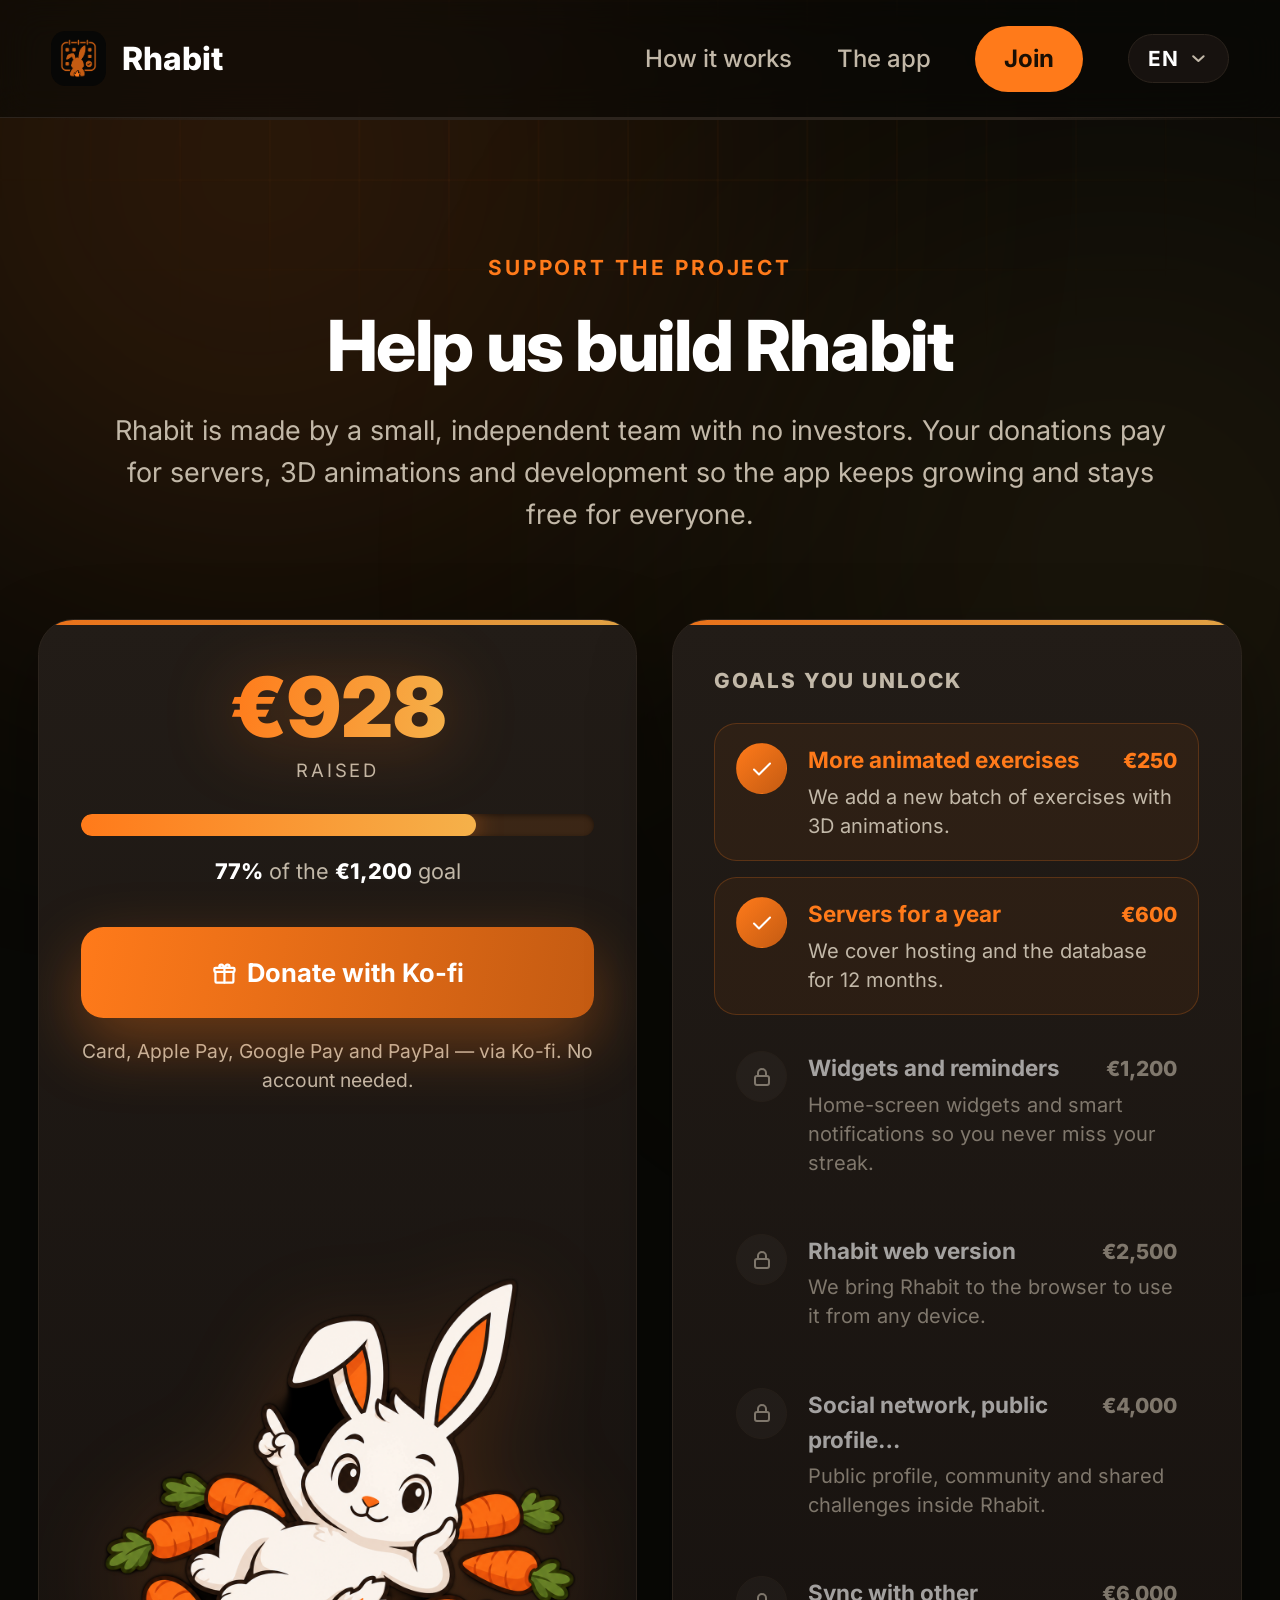
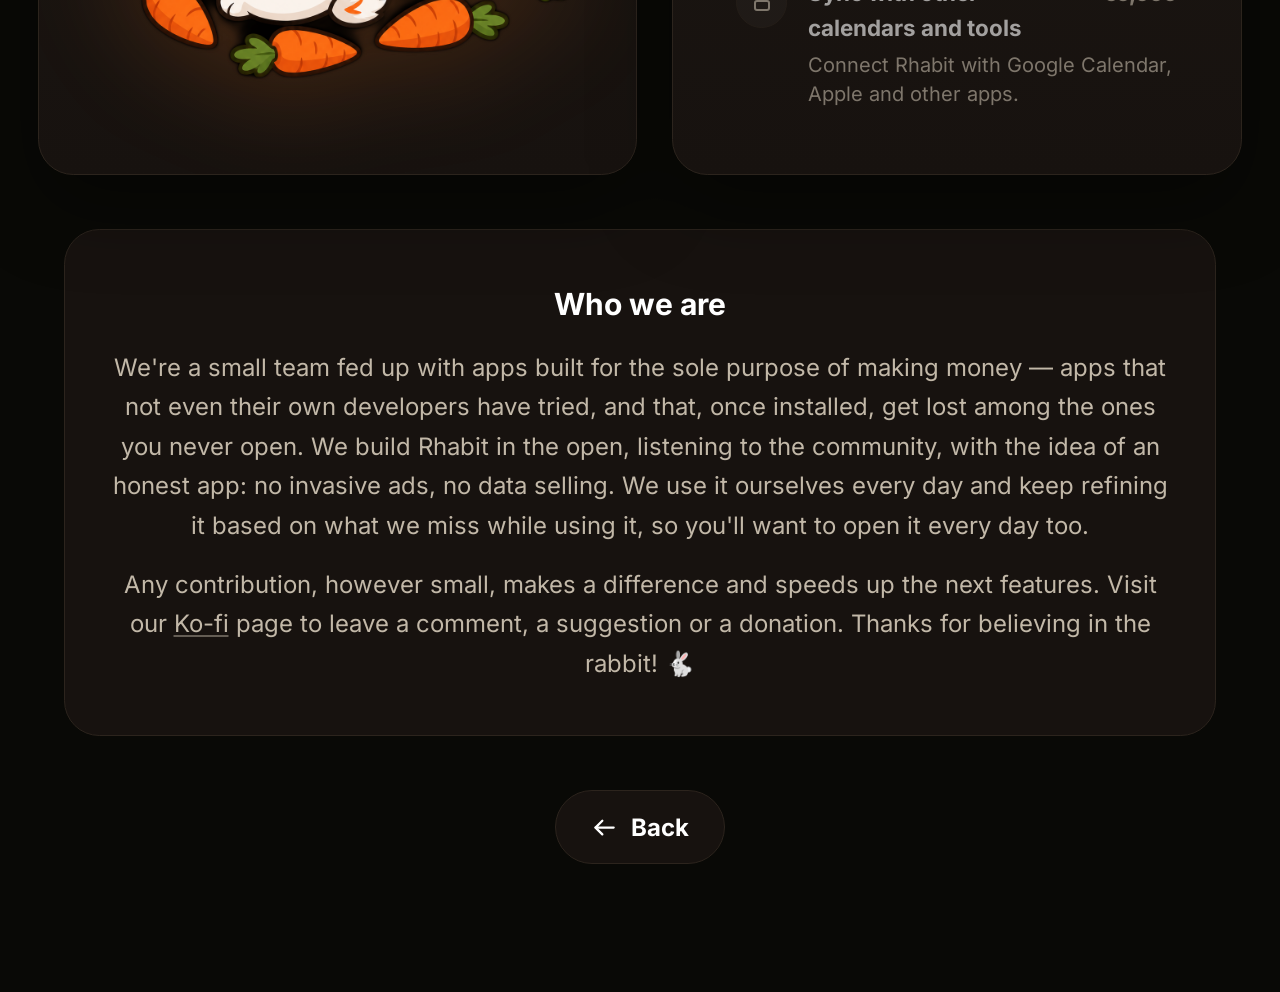
<file: donar.html>
<!DOCTYPE html>
<html lang="es" data-title-key="meta.titleDonate">
<head>
  <meta charset="utf-8" />
  <meta name="viewport" content="width=device-width, initial-scale=1, viewport-fit=cover" />
  <title>Apoya Rhabit — Dona con Ko-fi</title>
  <meta name="description" content="Apoya el desarrollo de Rhabit con una donación vía Ko-fi. Tu aportación desbloquea objetivos: servidores, más ejercicios animados, widgets y una versión web." />
  <link rel="canonical" href="https://rhabit.app/donar.html" />
  <meta name="theme-color" content="#090906" />
  <meta name="color-scheme" content="dark" />

  <link rel="icon" href="favicon.ico" sizes="any" />
  <link rel="icon" href="assets/favicon-32.png" type="image/png" sizes="32x32" />
  <link rel="apple-touch-icon" href="assets/apple-touch-icon.png" sizes="180x180" />

  <link rel="preconnect" href="https://fonts.googleapis.com" />
  <link rel="preconnect" href="https://fonts.gstatic.com" crossorigin />
  <link href="https://fonts.googleapis.com/css2?family=Inter:wght@400;500;600;700;800;900&display=swap" rel="stylesheet" />
  <link rel="stylesheet" href="styles.css" />
</head>
<body>

  <a class="skip-link" href="#top" data-i18n="skip">Saltar al contenido</a>

  <!-- Sprite de iconos usados en esta página -->
  <svg width="0" height="0" style="position:absolute" aria-hidden="true">
    <symbol id="i-gift" viewBox="0 0 24 24"><path d="M20 11.5V20a1 1 0 0 1-1 1H5a1 1 0 0 1-1-1v-8.5"/><rect x="3" y="8" width="18" height="3.5" rx="1"/><path d="M12 8v13"/><path d="M12 8C11 4 7 4.5 7.5 6.8 7.8 8 10 8 12 8z"/><path d="M12 8c1-4 5-3.5 4.5-1.2C16.2 8 14 8 12 8z"/></symbol>
    <symbol id="i-check" viewBox="0 0 24 24"><path d="M4 12.5 9 17.5 20 6.5"/></symbol>
    <symbol id="i-lock" viewBox="0 0 24 24"><rect x="5" y="11" width="14" height="9" rx="2"/><path d="M8 11V8a4 4 0 0 1 8 0v3"/></symbol>
    <symbol id="i-arrow-left" viewBox="0 0 24 24"><path d="M20 12H4"/><path d="M10 6 4 12l6 6"/></symbol>
  </svg>

  <!-- Fondo animado -->
  <div class="bg-grid" aria-hidden="true"></div>
  <div class="bg-glow bg-glow--1" aria-hidden="true"></div>
  <div class="bg-glow bg-glow--2" aria-hidden="true"></div>

  <!-- NAV -->
  <header class="nav">
    <div class="nav__inner">
      <a class="nav__brand" href="/" aria-label="Volver a inicio">
        <img src="assets/rabbit.png" alt="Logo de Rhabit" class="nav__logo" width="40" height="40" decoding="async" />
        <span>Rhabit</span>
      </a>
      <nav class="nav__links">
        <a href="/#features" data-i18n="nav.how">Cómo funciona</a>
        <a href="/#showcase" data-i18n="nav.app">La app</a>
        <a href="/#waitlist" class="nav__cta" data-i18n="nav.join">Apúntate</a>
        <div class="lang" id="lang">
          <button type="button" class="lang__btn" id="lang-btn" aria-haspopup="listbox" aria-expanded="false" aria-label="Idioma">
            <span id="lang-cur">ES</span>
            <svg class="lang__chev" viewBox="0 0 24 24" aria-hidden="true"><path d="M6 9.5 12 15l6-5.5"/></svg>
          </button>
          <ul class="lang__menu" id="lang-menu" role="listbox" hidden>
            <li class="lang__opt" role="option" data-lang="es">Español</li>
            <li class="lang__opt" role="option" data-lang="en">English</li>
            <li class="lang__opt" role="option" data-lang="de">Deutsch</li>
            <li class="lang__opt" role="option" data-lang="fr">Français</li>
            <li class="lang__opt" role="option" data-lang="it">Italiano</li>
          </ul>
        </div>
      </nav>
    </div>
  </header>

  <main id="top" tabindex="-1">
    <section class="section donate" id="donate" aria-labelledby="donate-title">
      <div class="section__head">
        <span class="eyebrow" data-i18n="donate.eyebrow">Apoya el proyecto</span>
        <h2 id="donate-title" data-i18n="donate.title">Ayúdanos a construir Rhabit</h2>
        <p data-i18n="donate.intro1">Rhabit lo hace un equipo pequeño e independiente, sin inversores. Tus donaciones pagan los servidores, las animaciones 3D y el desarrollo para que la app siga creciendo y sea gratis para todos.</p>
      </div>

      <div class="donate__grid">
        <div class="donate__card donate__progress">
          <div class="donate__raised"><b id="donate-raised">€0</b><span data-i18n="donate.raisedLabel">recaudado</span></div>
          <div class="donate__track"><div class="donate__fill" id="donate-fill"></div></div>
          <div class="donate__goalinfo" id="donate-goalinfo"></div>
          <a class="btn-lg donate__btn" id="donate-btn" href="https://ko-fi.com/rhabit" target="_blank" rel="noopener">
            <svg class="ico" aria-hidden="true" focusable="false"><use href="#i-gift"/></svg> <span data-i18n="donate.btn">Donar con Ko-fi</span>
          </a>
          <p class="donate__methods" data-i18n="donate.methods">Tarjeta, Apple Pay, Google Pay y PayPal — a través de Ko-fi. Sin cuenta ni registro.</p>
          <img class="donate__img" src="assets/donacion.png" alt="" width="1254" height="1234" loading="lazy" decoding="async" />
        </div>

        <div class="donate__card">
          <h3 class="donate__mtitle" data-i18n="donate.milestonesTitle">Objetivos que desbloqueáis</h3>
          <div class="donate__milestones" id="donate-milestones"><!-- generado por JS --></div>
        </div>
      </div>

      <div class="donate__about">
        <h3 data-i18n="donate.whoTitle">Quiénes somos</h3>
        <p data-i18n="donate.who">Somos un pequeño equipo que cree que la constancia debería ser fácil y hasta divertida. Construimos Rhabit en abierto, escuchando a la comunidad, con la idea de una app honesta, sin anuncios invasivos ni venta de datos.</p>
        <p data-i18n-html="donate.intro2">Cualquier aportación, por pequeña que sea, marca la diferencia y acelera las próximas funciones. ¡Gracias por creer en el conejo! 🐇</p>
      </div>

      <div class="donate__backwrap">
        <a href="/" class="btn-back">
          <svg class="ico" aria-hidden="true" focusable="false"><use href="#i-arrow-left"/></svg> <span data-i18n="donate.back">Volver</span>
        </a>
      </div>
    </section>
  </main>

  <script src="i18n.js"></script>
  <script src="donate.js"></script>
</body>
</html>
</file>
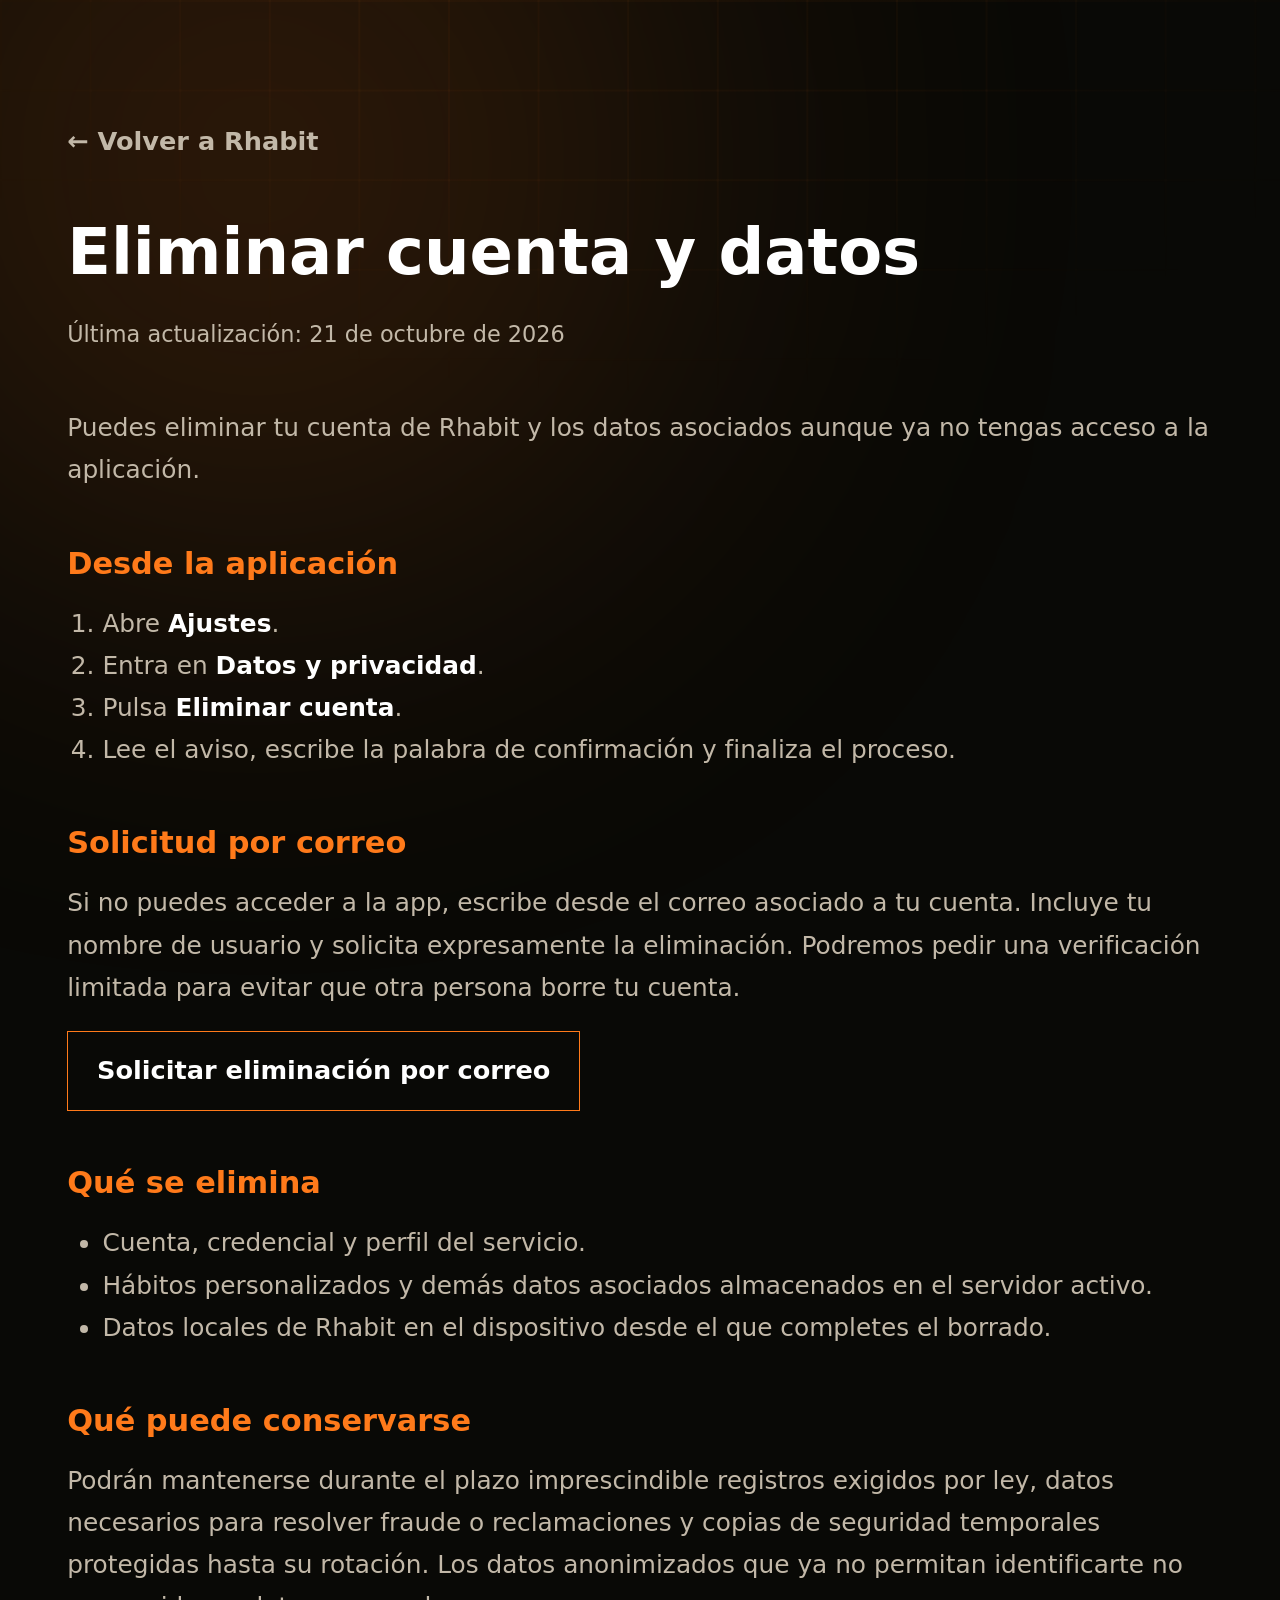
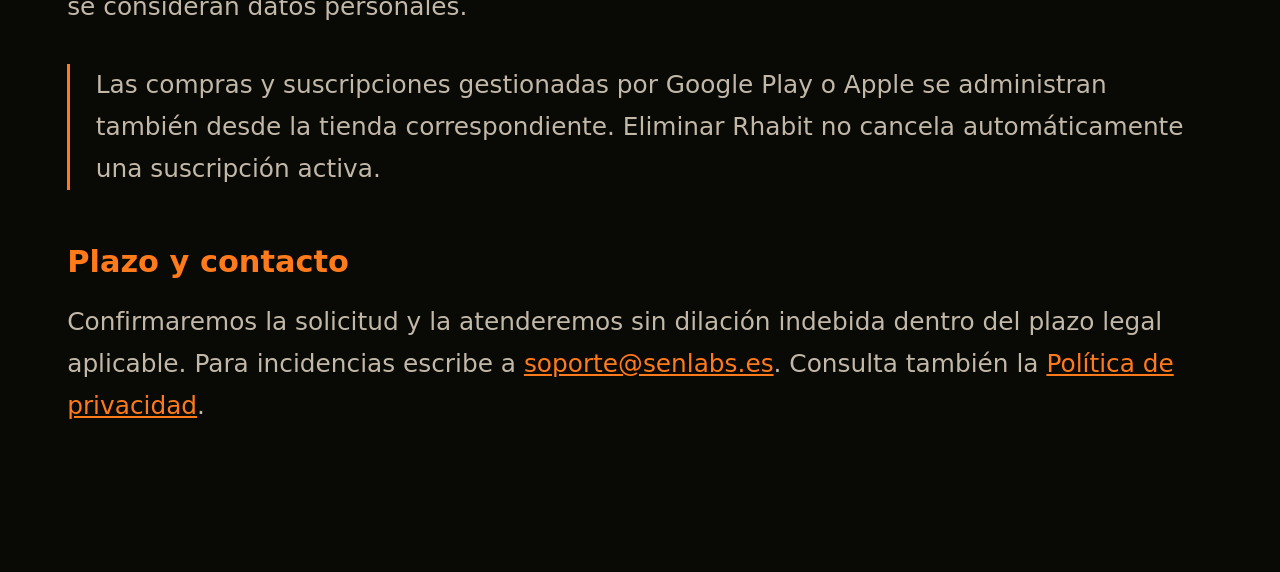
<file: eliminar-cuenta.html>
<!DOCTYPE html>
<html lang="es">
<head>
  <meta charset="utf-8" />
  <meta name="viewport" content="width=device-width, initial-scale=1, viewport-fit=cover" />
  <meta http-equiv="Content-Security-Policy" content="default-src 'self'; base-uri 'self'; object-src 'none'; style-src 'self' 'unsafe-inline'; img-src 'self' data:; form-action 'self'; frame-ancestors 'none'; upgrade-insecure-requests" />
  <title>Eliminar cuenta y datos — Rhabit</title>
  <meta name="description" content="Cómo solicitar la eliminación de una cuenta de Rhabit y sus datos asociados." />
  <meta name="robots" content="index, follow" />
  <link rel="canonical" href="https://rhabit.app/eliminar-cuenta.html" />
  <meta name="theme-color" content="#090906" /><meta name="color-scheme" content="dark" />
  <link rel="icon" href="favicon.ico" sizes="any" /><link rel="stylesheet" href="styles.css" />
  <style>
    .legal{max-width:760px;margin:0 auto;padding:76px 22px 90px}.legal h1{font-size:clamp(28px,5vw,40px);font-weight:800;margin-bottom:8px}.legal .updated{color:var(--dim);font-size:14px;margin-bottom:34px}.legal h2{font-size:19px;margin:30px 0 10px;color:var(--accent)}.legal p,.legal li{color:var(--dim);line-height:1.7;font-size:15.5px}.legal ol,.legal ul{margin:8px 0 8px 22px}.legal a{color:var(--accent);text-decoration:underline}.legal strong{color:var(--text)}.back{display:inline-flex;margin-bottom:26px;color:var(--dim)!important;text-decoration:none!important;font-weight:600}.action{display:inline-flex;margin-top:14px;padding:12px 18px;border:1px solid var(--accent);color:var(--text)!important;text-decoration:none!important;font-weight:700}.note{border-left:2px solid var(--accent);padding-left:16px;margin-top:22px}
  </style>
</head>
<body><div class="bg-grid" aria-hidden="true"></div><div class="bg-glow bg-glow--1" aria-hidden="true"></div>
  <main class="legal">
    <a class="back" href="/">← Volver a Rhabit</a><h1>Eliminar cuenta y datos</h1><p class="updated">Última actualización: 21 de octubre de 2026</p>
    <p>Puedes eliminar tu cuenta de Rhabit y los datos asociados aunque ya no tengas acceso a la aplicación.</p>
    <h2>Desde la aplicación</h2>
    <ol><li>Abre <strong>Ajustes</strong>.</li><li>Entra en <strong>Datos y privacidad</strong>.</li><li>Pulsa <strong>Eliminar cuenta</strong>.</li><li>Lee el aviso, escribe la palabra de confirmación y finaliza el proceso.</li></ol>
    <h2>Solicitud por correo</h2>
    <p>Si no puedes acceder a la app, escribe desde el correo asociado a tu cuenta. Incluye tu nombre de usuario y solicita expresamente la eliminación. Podremos pedir una verificación limitada para evitar que otra persona borre tu cuenta.</p>
    <a class="action" href="mailto:soporte@senlabs.es?subject=Solicitud%20de%20eliminaci%C3%B3n%20de%20cuenta%20Rhabit">Solicitar eliminación por correo</a>
    <h2>Qué se elimina</h2>
    <ul><li>Cuenta, credencial y perfil del servicio.</li><li>Hábitos personalizados y demás datos asociados almacenados en el servidor activo.</li><li>Datos locales de Rhabit en el dispositivo desde el que completes el borrado.</li></ul>
    <h2>Qué puede conservarse</h2>
    <p>Podrán mantenerse durante el plazo imprescindible registros exigidos por ley, datos necesarios para resolver fraude o reclamaciones y copias de seguridad temporales protegidas hasta su rotación. Los datos anonimizados que ya no permitan identificarte no se consideran datos personales.</p>
    <p class="note">Las compras y suscripciones gestionadas por Google Play o Apple se administran también desde la tienda correspondiente. Eliminar Rhabit no cancela automáticamente una suscripción activa.</p>
    <h2>Plazo y contacto</h2><p>Confirmaremos la solicitud y la atenderemos sin dilación indebida dentro del plazo legal aplicable. Para incidencias escribe a <a href="mailto:soporte@senlabs.es">soporte@senlabs.es</a>. Consulta también la <a href="/privacidad.html">Política de privacidad</a>.</p>
  </main>
</body></html>
</file>
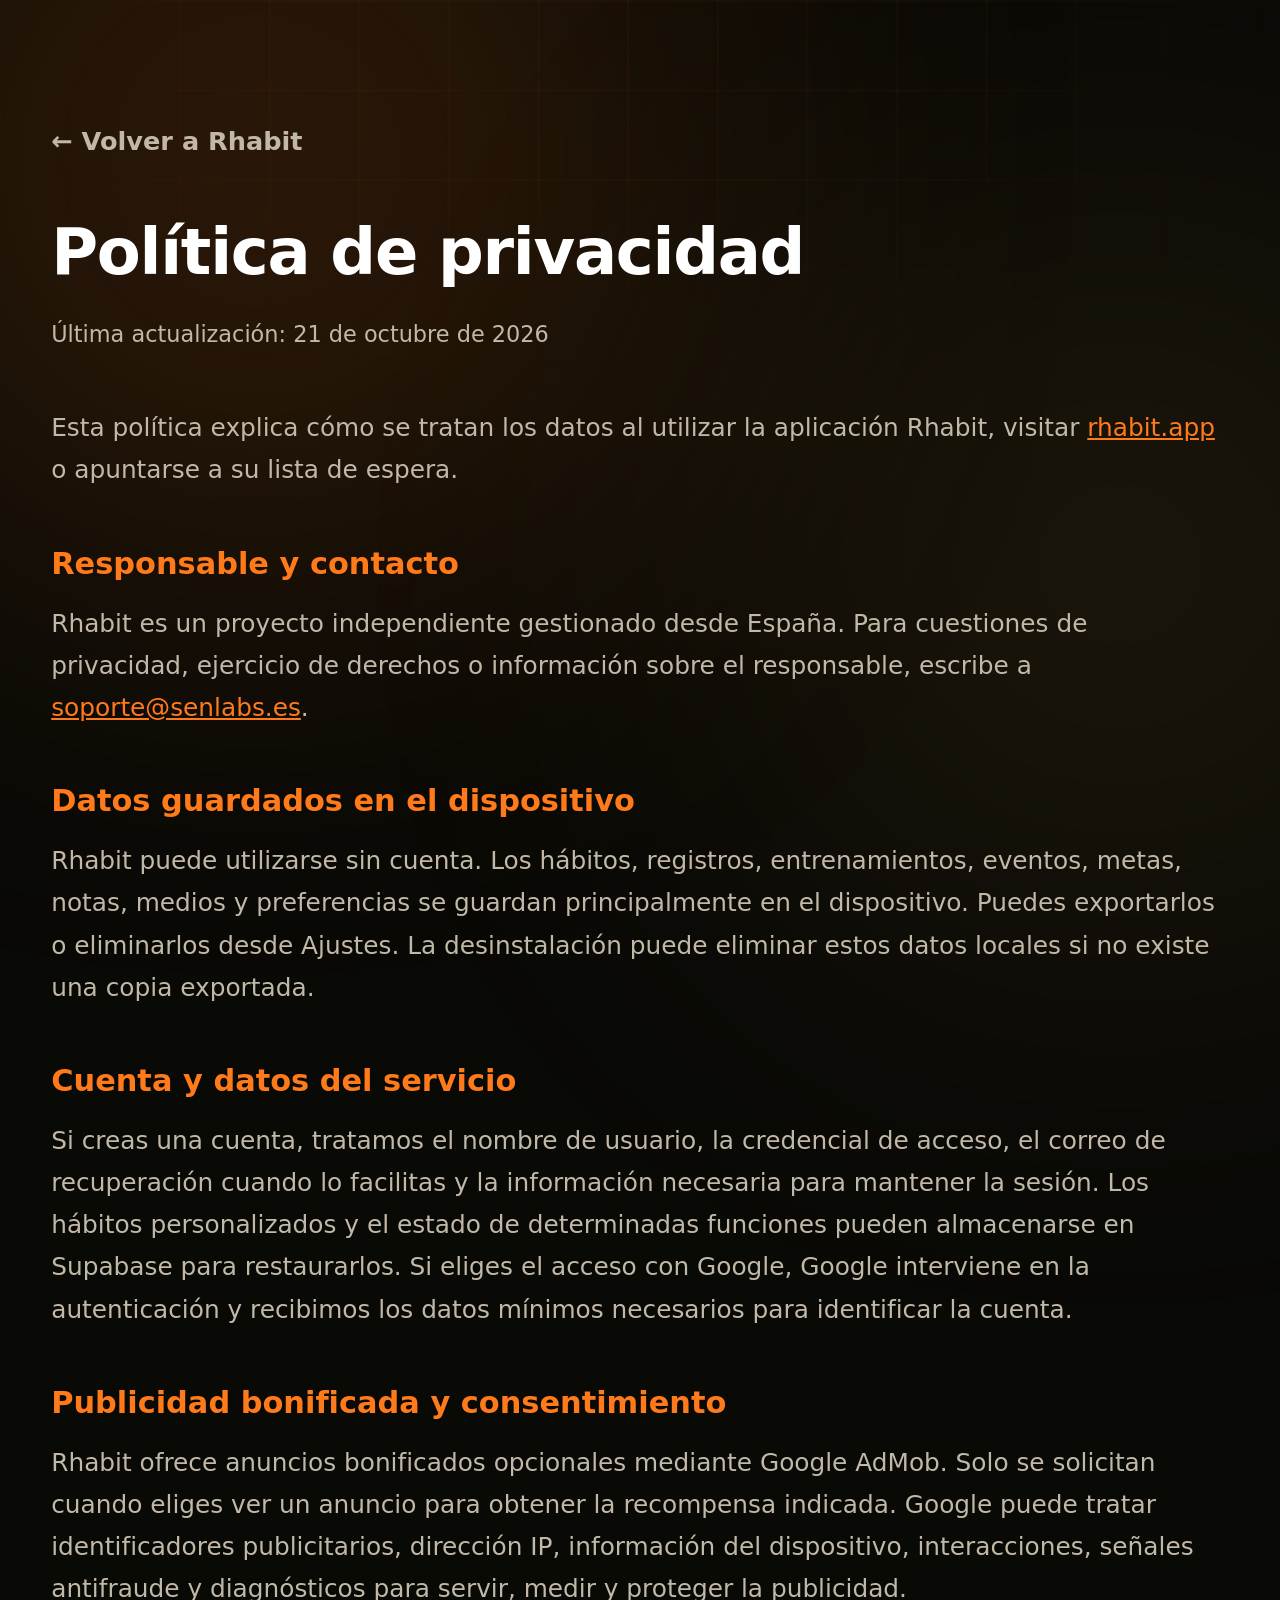
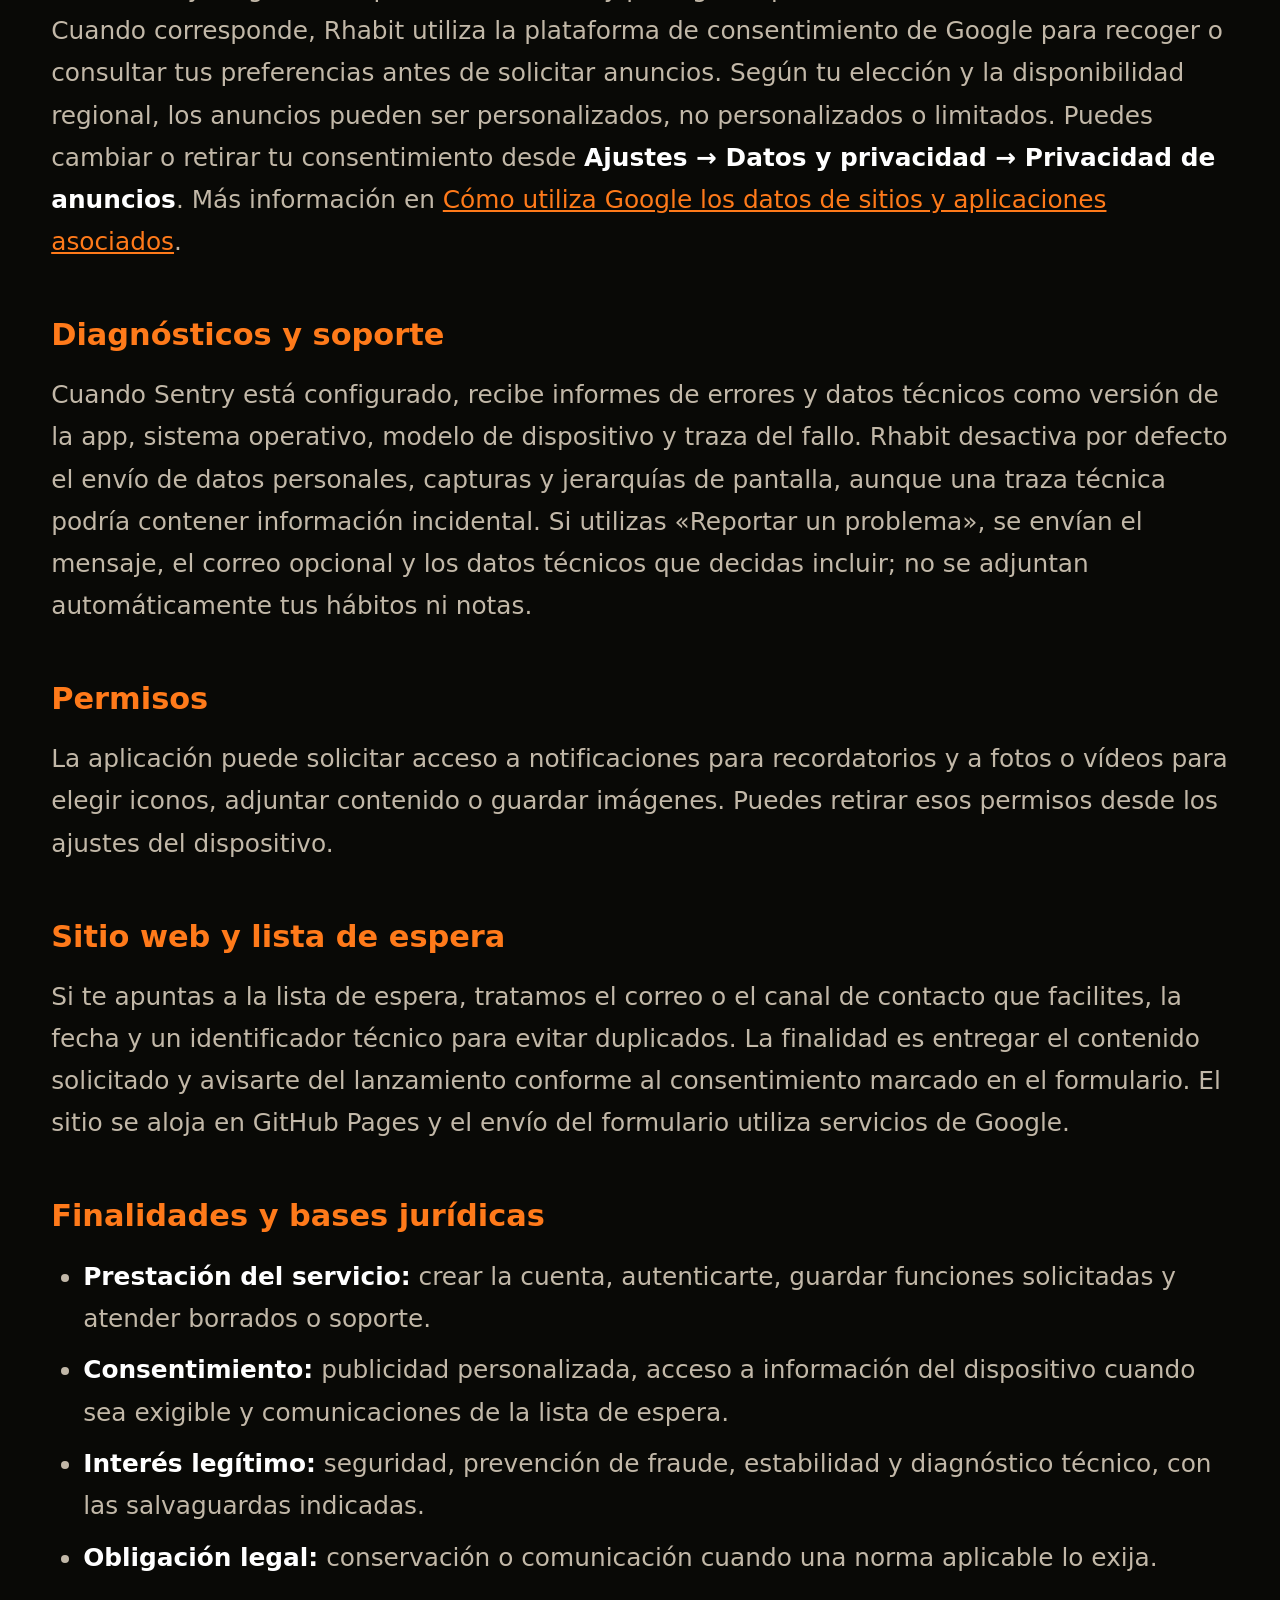
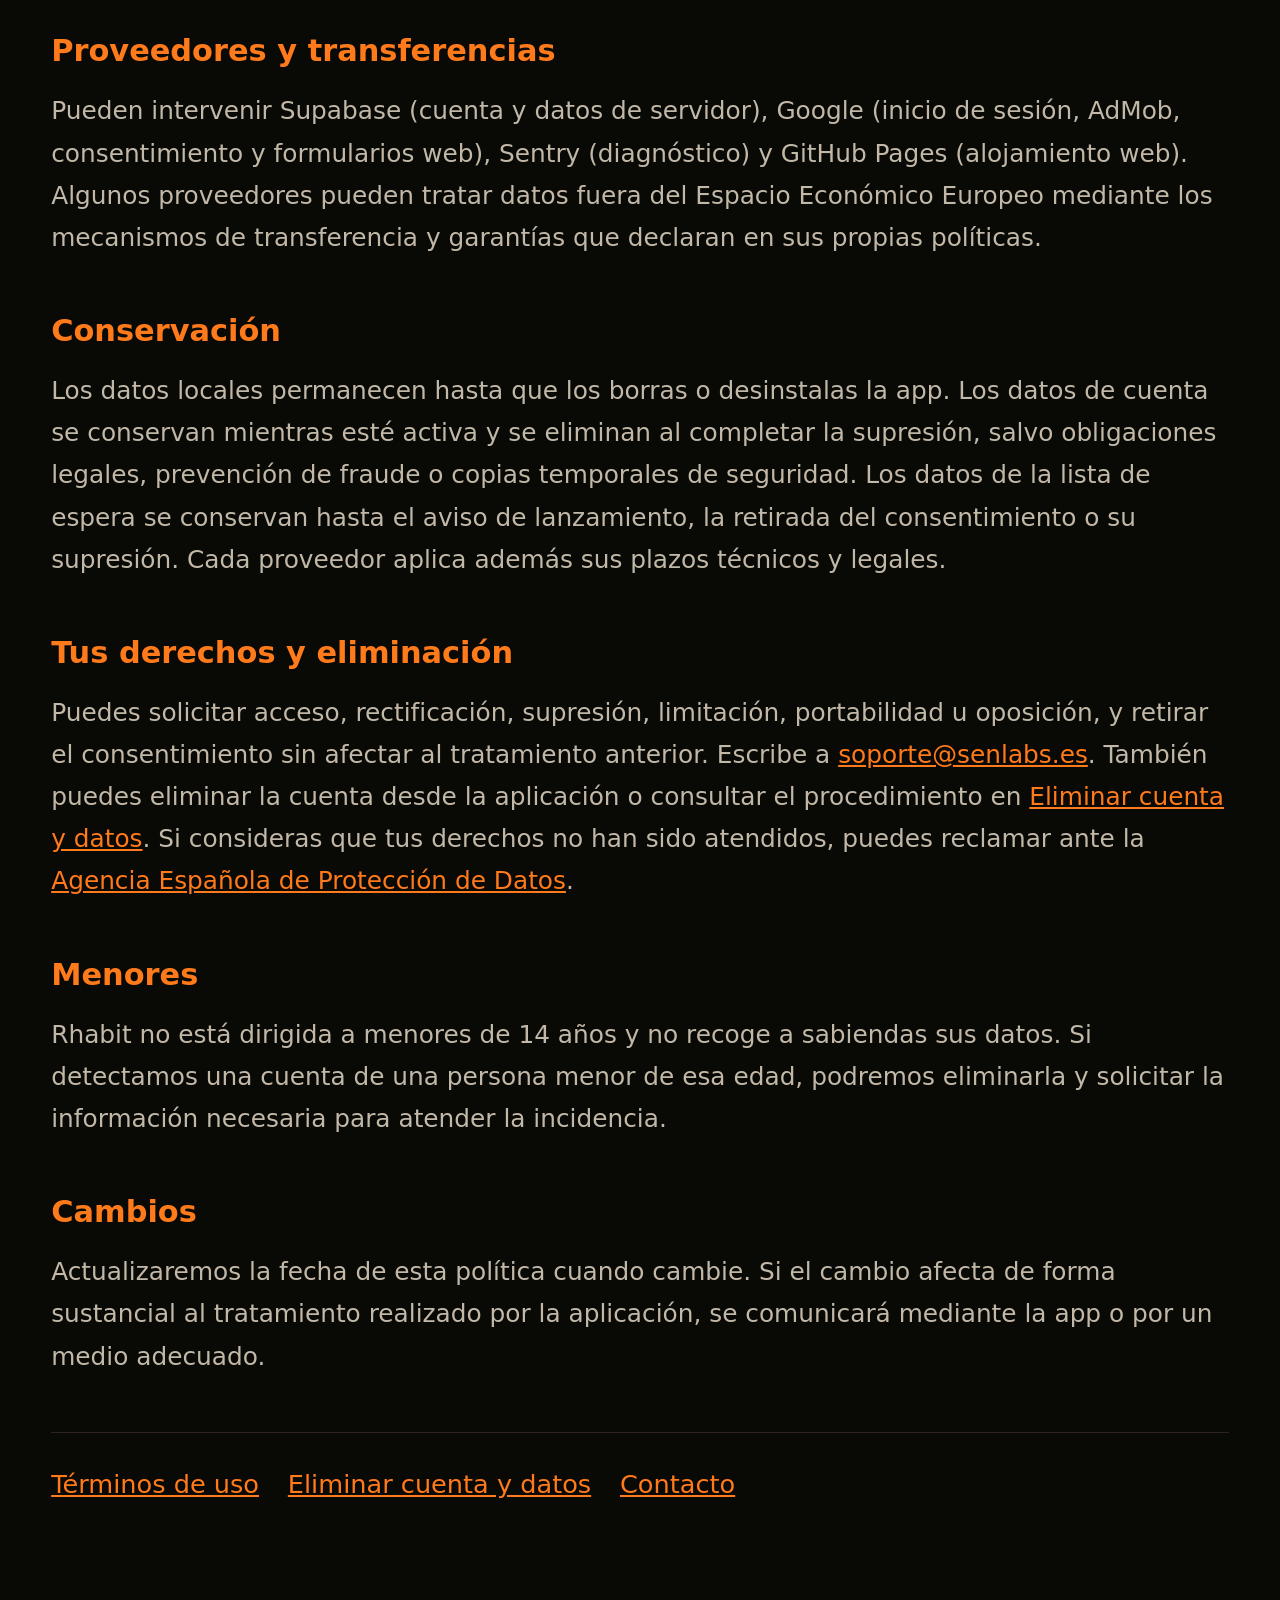
<file: privacidad.html>
<!DOCTYPE html>
<html lang="es">
<head>
  <meta charset="utf-8" />
  <meta name="viewport" content="width=device-width, initial-scale=1, viewport-fit=cover" />
  <meta http-equiv="Content-Security-Policy" content="default-src 'self'; base-uri 'self'; object-src 'none'; style-src 'self' 'unsafe-inline'; img-src 'self' data:; form-action 'self'; frame-ancestors 'none'; upgrade-insecure-requests" />
  <title>Política de privacidad — Rhabit</title>
  <meta name="description" content="Política de privacidad de la aplicación y el sitio web de Rhabit." />
  <meta name="robots" content="index, follow" />
  <link rel="canonical" href="https://rhabit.app/privacidad.html" />
  <meta name="theme-color" content="#090906" />
  <meta name="color-scheme" content="dark" />
  <link rel="icon" href="favicon.ico" sizes="any" />
  <link rel="icon" href="assets/favicon-32.png" type="image/png" sizes="32x32" />
  <link rel="apple-touch-icon" href="assets/apple-touch-icon.png" sizes="180x180" />
  <link rel="stylesheet" href="styles.css" />
  <style>
    .legal{max-width:780px;margin:0 auto;padding:76px 22px 90px}
    .legal h1{font-size:clamp(28px,5vw,40px);font-weight:800;letter-spacing:-.02em;margin-bottom:8px}
    .legal .updated{color:var(--dim);font-size:14px;margin-bottom:34px}
    .legal h2{font-size:19px;font-weight:700;margin:30px 0 10px;color:var(--accent)}
    .legal p,.legal li{color:var(--dim);line-height:1.7;font-size:15.5px}
    .legal ul{margin:8px 0 8px 20px}.legal li{margin:6px 0}
    .legal a{color:var(--accent);text-decoration:underline}.legal strong{color:var(--text)}
    .legal .back{display:inline-flex;margin-bottom:26px;color:var(--dim);text-decoration:none;font-weight:600}
    .legal .links{display:flex;flex-wrap:wrap;gap:10px 18px;margin:34px 0 0;padding-top:20px;border-top:1px solid var(--border)}
  </style>
</head>
<body>
  <div class="bg-grid" aria-hidden="true"></div>
  <div class="bg-glow bg-glow--1" aria-hidden="true"></div>
  <div class="bg-glow bg-glow--2" aria-hidden="true"></div>
  <main class="legal">
    <a class="back" href="/">← Volver a Rhabit</a>
    <h1>Política de privacidad</h1>
    <p class="updated">Última actualización: 21 de octubre de 2026</p>

    <p>Esta política explica cómo se tratan los datos al utilizar la aplicación Rhabit, visitar <a href="https://rhabit.app">rhabit.app</a> o apuntarse a su lista de espera.</p>

    <h2>Responsable y contacto</h2>
    <p>Rhabit es un proyecto independiente gestionado desde España. Para cuestiones de privacidad, ejercicio de derechos o información sobre el responsable, escribe a <a href="mailto:soporte@senlabs.es">soporte@senlabs.es</a>.</p>

    <h2>Datos guardados en el dispositivo</h2>
    <p>Rhabit puede utilizarse sin cuenta. Los hábitos, registros, entrenamientos, eventos, metas, notas, medios y preferencias se guardan principalmente en el dispositivo. Puedes exportarlos o eliminarlos desde Ajustes. La desinstalación puede eliminar estos datos locales si no existe una copia exportada.</p>

    <h2>Cuenta y datos del servicio</h2>
    <p>Si creas una cuenta, tratamos el nombre de usuario, la credencial de acceso, el correo de recuperación cuando lo facilitas y la información necesaria para mantener la sesión. Los hábitos personalizados y el estado de determinadas funciones pueden almacenarse en Supabase para restaurarlos. Si eliges el acceso con Google, Google interviene en la autenticación y recibimos los datos mínimos necesarios para identificar la cuenta.</p>

    <h2>Publicidad bonificada y consentimiento</h2>
    <p>Rhabit ofrece anuncios bonificados opcionales mediante Google AdMob. Solo se solicitan cuando eliges ver un anuncio para obtener la recompensa indicada. Google puede tratar identificadores publicitarios, dirección IP, información del dispositivo, interacciones, señales antifraude y diagnósticos para servir, medir y proteger la publicidad.</p>
    <p>Cuando corresponde, Rhabit utiliza la plataforma de consentimiento de Google para recoger o consultar tus preferencias antes de solicitar anuncios. Según tu elección y la disponibilidad regional, los anuncios pueden ser personalizados, no personalizados o limitados. Puedes cambiar o retirar tu consentimiento desde <strong>Ajustes → Datos y privacidad → Privacidad de anuncios</strong>. Más información en <a href="https://policies.google.com/technologies/partner-sites">Cómo utiliza Google los datos de sitios y aplicaciones asociados</a>.</p>

    <h2>Diagnósticos y soporte</h2>
    <p>Cuando Sentry está configurado, recibe informes de errores y datos técnicos como versión de la app, sistema operativo, modelo de dispositivo y traza del fallo. Rhabit desactiva por defecto el envío de datos personales, capturas y jerarquías de pantalla, aunque una traza técnica podría contener información incidental. Si utilizas «Reportar un problema», se envían el mensaje, el correo opcional y los datos técnicos que decidas incluir; no se adjuntan automáticamente tus hábitos ni notas.</p>

    <h2>Permisos</h2>
    <p>La aplicación puede solicitar acceso a notificaciones para recordatorios y a fotos o vídeos para elegir iconos, adjuntar contenido o guardar imágenes. Puedes retirar esos permisos desde los ajustes del dispositivo.</p>

    <h2>Sitio web y lista de espera</h2>
    <p>Si te apuntas a la lista de espera, tratamos el correo o el canal de contacto que facilites, la fecha y un identificador técnico para evitar duplicados. La finalidad es entregar el contenido solicitado y avisarte del lanzamiento conforme al consentimiento marcado en el formulario. El sitio se aloja en GitHub Pages y el envío del formulario utiliza servicios de Google.</p>

    <h2>Finalidades y bases jurídicas</h2>
    <ul>
      <li><strong>Prestación del servicio:</strong> crear la cuenta, autenticarte, guardar funciones solicitadas y atender borrados o soporte.</li>
      <li><strong>Consentimiento:</strong> publicidad personalizada, acceso a información del dispositivo cuando sea exigible y comunicaciones de la lista de espera.</li>
      <li><strong>Interés legítimo:</strong> seguridad, prevención de fraude, estabilidad y diagnóstico técnico, con las salvaguardas indicadas.</li>
      <li><strong>Obligación legal:</strong> conservación o comunicación cuando una norma aplicable lo exija.</li>
    </ul>

    <h2>Proveedores y transferencias</h2>
    <p>Pueden intervenir Supabase (cuenta y datos de servidor), Google (inicio de sesión, AdMob, consentimiento y formularios web), Sentry (diagnóstico) y GitHub Pages (alojamiento web). Algunos proveedores pueden tratar datos fuera del Espacio Económico Europeo mediante los mecanismos de transferencia y garantías que declaran en sus propias políticas.</p>

    <h2>Conservación</h2>
    <p>Los datos locales permanecen hasta que los borras o desinstalas la app. Los datos de cuenta se conservan mientras esté activa y se eliminan al completar la supresión, salvo obligaciones legales, prevención de fraude o copias temporales de seguridad. Los datos de la lista de espera se conservan hasta el aviso de lanzamiento, la retirada del consentimiento o su supresión. Cada proveedor aplica además sus plazos técnicos y legales.</p>

    <h2>Tus derechos y eliminación</h2>
    <p>Puedes solicitar acceso, rectificación, supresión, limitación, portabilidad u oposición, y retirar el consentimiento sin afectar al tratamiento anterior. Escribe a <a href="mailto:soporte@senlabs.es">soporte@senlabs.es</a>. También puedes eliminar la cuenta desde la aplicación o consultar el procedimiento en <a href="/eliminar-cuenta.html">Eliminar cuenta y datos</a>. Si consideras que tus derechos no han sido atendidos, puedes reclamar ante la <a href="https://www.aepd.es">Agencia Española de Protección de Datos</a>.</p>

    <h2>Menores</h2>
    <p>Rhabit no está dirigida a menores de 14 años y no recoge a sabiendas sus datos. Si detectamos una cuenta de una persona menor de esa edad, podremos eliminarla y solicitar la información necesaria para atender la incidencia.</p>

    <h2>Cambios</h2>
    <p>Actualizaremos la fecha de esta política cuando cambie. Si el cambio afecta de forma sustancial al tratamiento realizado por la aplicación, se comunicará mediante la app o por un medio adecuado.</p>

    <nav class="links" aria-label="Información legal">
      <a href="/terminos.html">Términos de uso</a>
      <a href="/eliminar-cuenta.html">Eliminar cuenta y datos</a>
      <a href="mailto:soporte@senlabs.es">Contacto</a>
    </nav>
  </main>
</body>
</html>
</file>
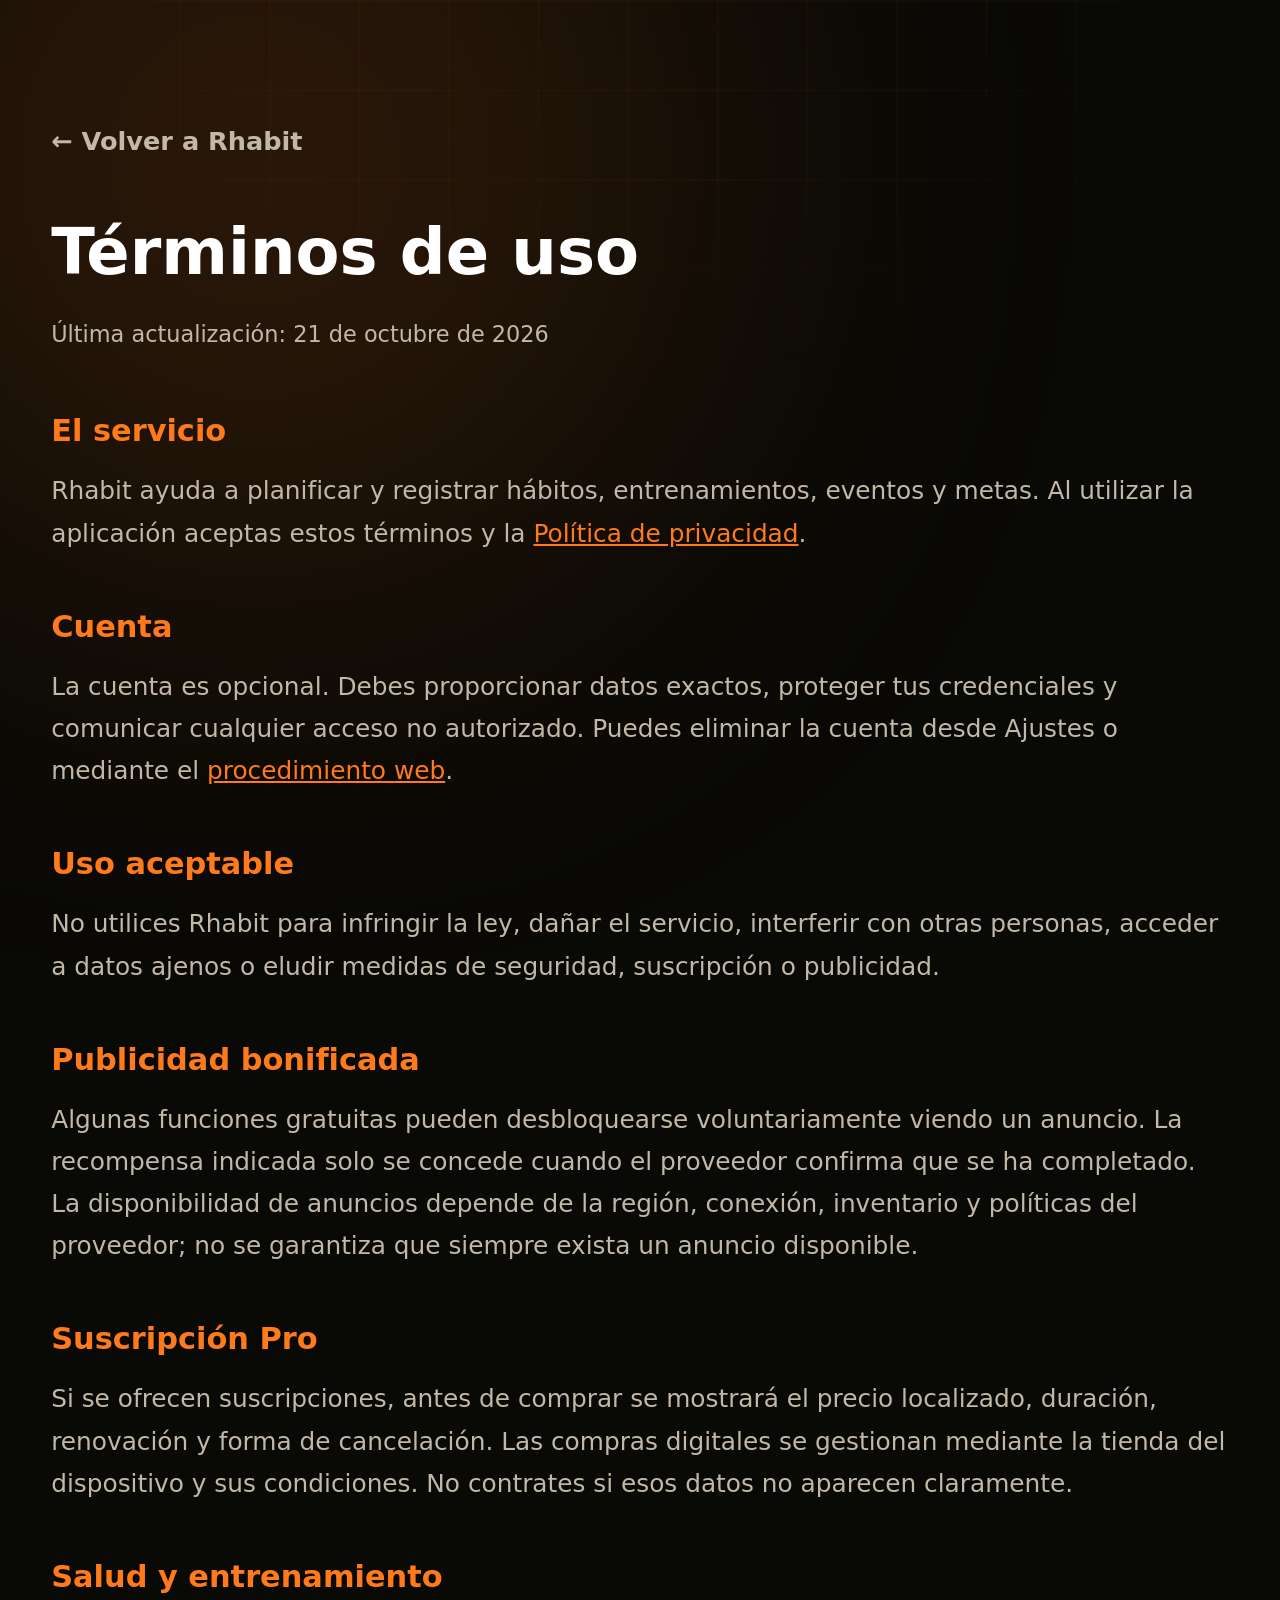
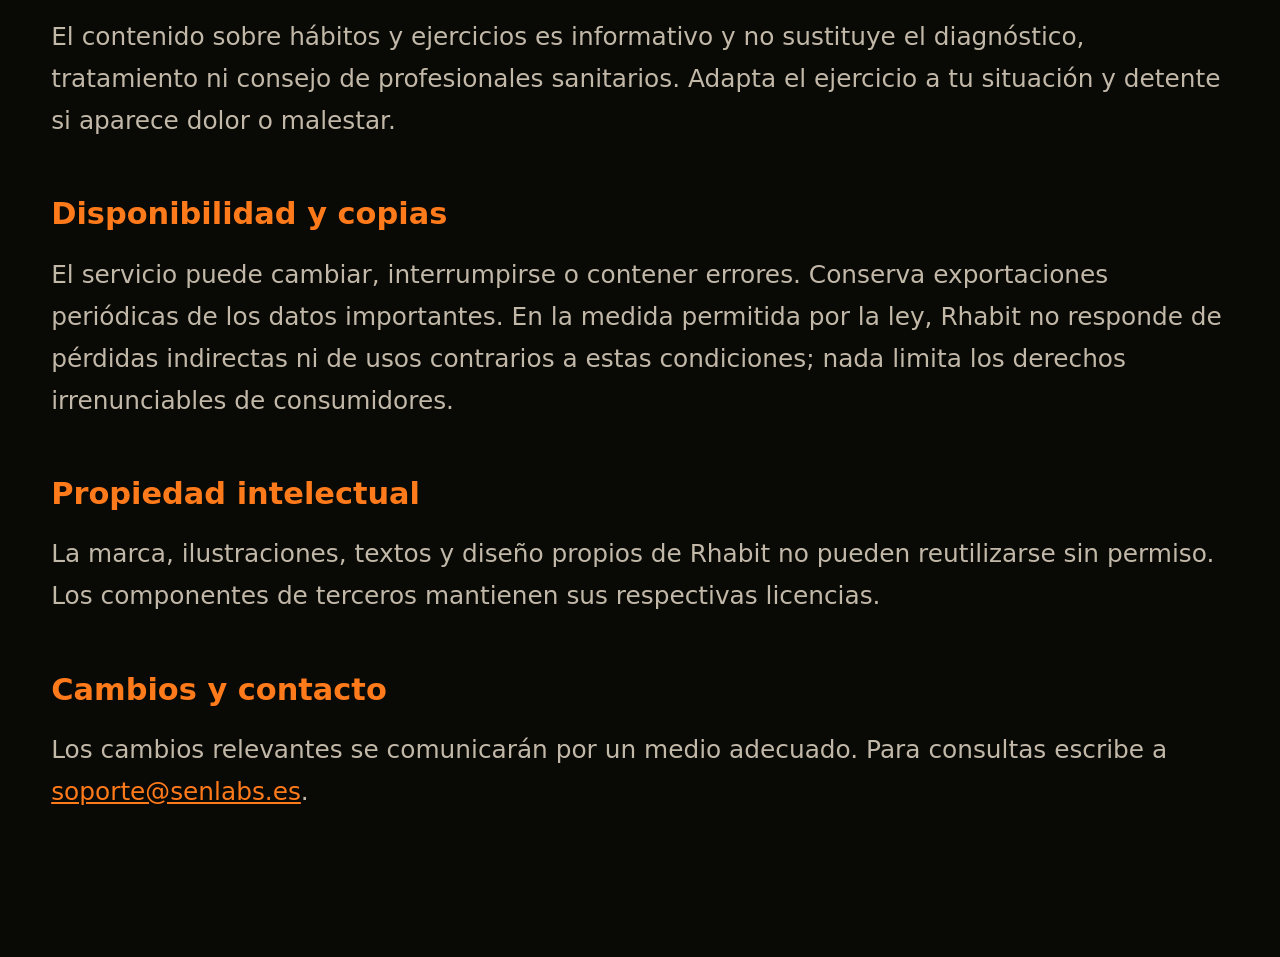
<file: terminos.html>
<!DOCTYPE html>
<html lang="es">
<head>
  <meta charset="utf-8" />
  <meta name="viewport" content="width=device-width, initial-scale=1, viewport-fit=cover" />
  <meta http-equiv="Content-Security-Policy" content="default-src 'self'; base-uri 'self'; object-src 'none'; style-src 'self' 'unsafe-inline'; img-src 'self' data:; form-action 'self'; frame-ancestors 'none'; upgrade-insecure-requests" />
  <title>Términos de uso — Rhabit</title>
  <meta name="description" content="Términos de uso de la aplicación Rhabit." />
  <meta name="robots" content="index, follow" />
  <link rel="canonical" href="https://rhabit.app/terminos.html" />
  <meta name="theme-color" content="#090906" /><meta name="color-scheme" content="dark" />
  <link rel="icon" href="favicon.ico" sizes="any" /><link rel="stylesheet" href="styles.css" />
  <style>
    .legal{max-width:780px;margin:0 auto;padding:76px 22px 90px}.legal h1{font-size:clamp(28px,5vw,40px);font-weight:800;margin-bottom:8px}.legal .updated{color:var(--dim);font-size:14px;margin-bottom:34px}.legal h2{font-size:19px;margin:30px 0 10px;color:var(--accent)}.legal p,.legal li{color:var(--dim);line-height:1.7;font-size:15.5px}.legal ul{margin:8px 0 8px 20px}.legal a{color:var(--accent);text-decoration:underline}.legal strong{color:var(--text)}.back{display:inline-flex;margin-bottom:26px;color:var(--dim)!important;text-decoration:none!important;font-weight:600}
  </style>
</head>
<body><div class="bg-grid" aria-hidden="true"></div><div class="bg-glow bg-glow--1" aria-hidden="true"></div>
  <main class="legal">
    <a class="back" href="/">← Volver a Rhabit</a><h1>Términos de uso</h1><p class="updated">Última actualización: 21 de octubre de 2026</p>
    <h2>El servicio</h2><p>Rhabit ayuda a planificar y registrar hábitos, entrenamientos, eventos y metas. Al utilizar la aplicación aceptas estos términos y la <a href="/privacidad.html">Política de privacidad</a>.</p>
    <h2>Cuenta</h2><p>La cuenta es opcional. Debes proporcionar datos exactos, proteger tus credenciales y comunicar cualquier acceso no autorizado. Puedes eliminar la cuenta desde Ajustes o mediante el <a href="/eliminar-cuenta.html">procedimiento web</a>.</p>
    <h2>Uso aceptable</h2><p>No utilices Rhabit para infringir la ley, dañar el servicio, interferir con otras personas, acceder a datos ajenos o eludir medidas de seguridad, suscripción o publicidad.</p>
    <h2>Publicidad bonificada</h2><p>Algunas funciones gratuitas pueden desbloquearse voluntariamente viendo un anuncio. La recompensa indicada solo se concede cuando el proveedor confirma que se ha completado. La disponibilidad de anuncios depende de la región, conexión, inventario y políticas del proveedor; no se garantiza que siempre exista un anuncio disponible.</p>
    <h2>Suscripción Pro</h2><p>Si se ofrecen suscripciones, antes de comprar se mostrará el precio localizado, duración, renovación y forma de cancelación. Las compras digitales se gestionan mediante la tienda del dispositivo y sus condiciones. No contrates si esos datos no aparecen claramente.</p>
    <h2>Salud y entrenamiento</h2><p>El contenido sobre hábitos y ejercicios es informativo y no sustituye el diagnóstico, tratamiento ni consejo de profesionales sanitarios. Adapta el ejercicio a tu situación y detente si aparece dolor o malestar.</p>
    <h2>Disponibilidad y copias</h2><p>El servicio puede cambiar, interrumpirse o contener errores. Conserva exportaciones periódicas de los datos importantes. En la medida permitida por la ley, Rhabit no responde de pérdidas indirectas ni de usos contrarios a estas condiciones; nada limita los derechos irrenunciables de consumidores.</p>
    <h2>Propiedad intelectual</h2><p>La marca, ilustraciones, textos y diseño propios de Rhabit no pueden reutilizarse sin permiso. Los componentes de terceros mantienen sus respectivas licencias.</p>
    <h2>Cambios y contacto</h2><p>Los cambios relevantes se comunicarán por un medio adecuado. Para consultas escribe a <a href="mailto:soporte@senlabs.es">soporte@senlabs.es</a>.</p>
  </main>
</body></html>
</file>
<file: styles.css>
:root{
  --bg:#090906;
  --surface:#17120f;
  --surface-alt:#221c17;
  --accent:#ff7a1a;
  --accent-soft:#c45b12;
  --gold:#f5b14a;
  --text:#ffffff;
  --dim:#c2b8a8;
  --border:#2c241d;
  --radius:20px;
  --maxw:1360px;
  --ease:cubic-bezier(.2,.7,.2,1);
}

*{box-sizing:border-box;margin:0;padding:0}
html{scroll-behavior:smooth}
body{
  font-family:'Inter',system-ui,sans-serif;
  background:var(--bg);
  color:var(--text);
  line-height:1.55;
  overflow-x:hidden;
  -webkit-font-smoothing:antialiased;
  zoom:1.6;
}
img{max-width:100%;display:block}
a{color:inherit;text-decoration:none}

.grad{
  background:linear-gradient(100deg,var(--accent),var(--gold));
  -webkit-background-clip:text;background-clip:text;color:transparent;
}

/* ---------- Fondo ---------- */
.bg-grid{
  position:fixed;inset:0;z-index:-2;
  background-image:
    linear-gradient(rgba(255,122,26,.035) 1px,transparent 1px),
    linear-gradient(90deg,rgba(255,122,26,.035) 1px,transparent 1px);
  background-size:56px 56px;
  mask-image:radial-gradient(ellipse 80% 60% at 50% 0%,#000 30%,transparent 75%);
}
.bg-glow{position:fixed;z-index:-1;border-radius:50%;filter:blur(120px);opacity:.5;pointer-events:none}
.bg-glow--1{width:520px;height:520px;background:rgba(255,122,26,.32);top:-160px;left:-100px}
.bg-glow--2{width:480px;height:480px;background:rgba(245,177,74,.18);top:20%;right:-140px}

/* ---------- Nav ---------- */
.nav{
  position:sticky;top:0;z-index:50;width:100%;
  background:rgba(9,9,6,.55);
  border-bottom:1px solid var(--border);
  backdrop-filter:blur(12px);
}
.nav__inner{
  display:flex;align-items:center;justify-content:space-between;
  max-width:var(--maxw);margin:0 auto;padding:16px clamp(20px,4vw,32px);
}
.nav__brand{display:flex;align-items:center;gap:10px;font-weight:800;font-size:20px}
.nav__logo{width:34px;height:34px;border-radius:9px}
.nav__links{display:flex;align-items:center;gap:28px;font-weight:500;font-size:15px;color:var(--dim)}
.nav__links a:hover{color:var(--text)}
.nav__cta{
  background:var(--accent);color:#1a0f04!important;padding:9px 18px;border-radius:999px;font-weight:700;
}
.nav__cta:hover{background:var(--gold)}
/* Selector de idioma propio (estilo de la web) */
.lang{position:relative}
.lang__btn{
  display:inline-flex;align-items:center;gap:6px;
  background:var(--surface);color:var(--text);border:1px solid var(--border);
  border-radius:999px;padding:7px 12px;font-family:inherit;font-size:13px;font-weight:700;
  letter-spacing:.03em;cursor:pointer;transition:border-color .2s,background .2s;
}
.lang__btn:hover{border-color:var(--accent-soft)}
.lang__chev{width:13px;height:13px;fill:none;stroke:var(--dim);stroke-width:2.4;stroke-linecap:round;stroke-linejoin:round;transition:transform .2s}
.lang[aria-open="true"] .lang__chev{transform:rotate(180deg)}
.lang__menu{
  position:absolute;top:calc(100% + 8px);right:0;z-index:60;min-width:154px;margin:0;padding:6px;list-style:none;
  background:var(--surface);border:1px solid var(--border);border-radius:14px;
  box-shadow:0 18px 44px rgba(0,0,0,.55);animation:langpop .18s var(--ease);
}
.lang__menu[hidden]{display:none}
@keyframes langpop{from{opacity:0;transform:translateY(-6px)}to{opacity:1;transform:none}}
.lang__opt{padding:9px 12px;border-radius:9px;font-size:14px;color:var(--dim);cursor:pointer;transition:background .15s,color .15s}
.lang__opt:hover{background:var(--surface-alt);color:var(--text)}
.lang__opt[aria-selected="true"]{color:var(--accent);font-weight:700}
@media(max-width:640px){.nav__links a:not(.nav__cta):not(.nav__support){display:none}}
/* En muy estrecho, deja solo el logo para que quepa todo el menú */
@media(max-width:400px){.nav__brand span{display:none}}

/* ---------- Hero ---------- */
.hero{max-width:var(--maxw);margin:0 auto;padding:56px 24px 32px;text-align:center}
.hero__inner{max-width:760px;margin:0 auto;display:flex;flex-direction:column;align-items:center}
.hero__mascot{
  width:104px;height:104px;border-radius:26px;margin-bottom:26px;
  box-shadow:0 0 0 1px var(--border),0 20px 60px rgba(255,122,26,.28);
  animation:heroPop .7s var(--ease) both, float 5s var(--ease) .7s infinite;
}
@keyframes float{0%,100%{transform:translateY(0)}50%{transform:translateY(-10px)}}
@keyframes heroPop{from{opacity:0;transform:scale(.85)}to{opacity:1;transform:scale(1)}}

/* Entrada escalonada del hero al cargar */
.hero__inner > .badge,
.hero__title,
.hero__sub,
.hero__inner > .waitlist,
.hero__trust{opacity:0;animation:heroIn .7s var(--ease) forwards}
.hero__inner > .badge{animation-delay:.08s}
.hero__title{animation-delay:.18s}
.hero__sub{animation-delay:.3s}
.hero__inner > .waitlist{animation-delay:.42s}
.hero__trust{animation-delay:.54s}
@keyframes heroIn{from{opacity:0;transform:translateY(18px)}to{opacity:1;transform:none}}

/* Shimmer del texto en degradado */
.grad{background-size:220% 100%;animation:gradmove 7s linear infinite}
@keyframes gradmove{0%{background-position:0% 50%}100%{background-position:220% 50%}}

.badge{
  display:inline-block;font-size:13px;font-weight:600;color:var(--gold);
  background:rgba(245,177,74,.1);border:1px solid rgba(245,177,74,.32);
  padding:7px 16px;border-radius:999px;margin-bottom:22px;
}
.hero__title{font-size:clamp(38px,7vw,64px);font-weight:900;line-height:1.05;letter-spacing:-.02em}
.hero__sub{font-size:clamp(16px,2.4vw,19px);color:var(--dim);margin:22px auto 0;max-width:620px}
.hero__sub strong{color:var(--text);font-weight:600}

/* ---------- Waitlist ---------- */
.waitlist{width:100%;max-width:560px;margin:34px auto 0;scroll-margin-top:100px}
.waitlist__row{
  display:flex;gap:10px;background:var(--surface);
  border:1px solid var(--border);border-radius:16px;padding:8px;
  box-shadow:0 24px 60px rgba(0,0,0,.5);
  transition:border-color .25s,box-shadow .25s;
}
.waitlist__row:focus-within{border-color:var(--accent);box-shadow:0 24px 60px rgba(255,122,26,.25)}
.waitlist__input{
  flex:1;background:transparent;border:0;outline:none;color:var(--text);
  font-size:17px;padding:14px 16px;font-family:inherit;
}
.waitlist__input::placeholder{color:#8f8578}
.waitlist__btn{
  background:linear-gradient(100deg,var(--accent),var(--accent-soft));
  color:#fff;border:0;border-radius:11px;font-family:inherit;font-size:16px;font-weight:700;
  padding:0 24px;cursor:pointer;white-space:nowrap;transition:transform .15s,filter .2s;
}
.waitlist__btn:hover{filter:brightness(1.1)}
.waitlist__btn:active{transform:scale(.97)}
/* Barrido de brillo periódico en los CTA principales */
.waitlist__btn,.btn-lg{position:relative;overflow:hidden}
.waitlist__btn::after,.btn-lg::after{
  content:"";position:absolute;top:0;left:-70%;width:45%;height:100%;pointer-events:none;
  background:linear-gradient(100deg,transparent,rgba(255,255,255,.4),transparent);
  transform:skewX(-20deg);animation:shine 4s ease-in-out infinite;
}
@keyframes shine{0%{left:-70%}35%,100%{left:140%}}
.waitlist__hint{margin-top:14px;font-size:14.5px;color:var(--dim)}
.waitlist__hint strong{color:var(--gold)}
/* Honeypot anti-spam: invisible y fuera de flujo, pero presente para los bots. */
.hp{position:absolute!important;left:-9999px;top:auto;width:1px;height:1px;opacity:0;pointer-events:none}
/* Consentimiento RGPD */
.waitlist__consent{display:flex;gap:9px;align-items:flex-start;justify-content:center;margin-top:12px;font-size:13px;line-height:1.4;color:var(--dim);text-align:center}
.waitlist__consent input{margin-top:2px;flex:0 0 auto;accent-color:var(--accent);cursor:pointer}
.waitlist__consent a{color:var(--accent);text-decoration:underline}
/* Estado obligatorio no marcado: rojo suave en etiqueta, enlace y casilla */
.waitlist__consent.invalid{color:#ff6b6b}
.waitlist__consent.invalid a{color:#ff6b6b}
.waitlist__consent.invalid input{accent-color:#ff6b6b;outline:2px solid rgba(255,107,107,.55);outline-offset:2px;border-radius:3px}
.waitlist__hint.error{color:#ff6b6b}
.waitlist__hint.error strong{color:#ff6b6b}
.waitlist__input.invalid{color:#ff9e7a}
/* Spinner de "procesando" en el botón de envío.
   Va en ::before (el ::after ya lo usa el barrido de brillo, que se oculta). */
.waitlist__btn.loading{color:transparent!important;pointer-events:none}
.waitlist__btn.loading::after{display:none}
.waitlist__btn.loading::before{
  content:"";position:absolute;top:50%;left:50%;width:18px;height:18px;
  margin:-9px 0 0 -9px;box-sizing:border-box;background:none;
  border:2px solid rgba(255,255,255,.4);border-top-color:#fff;border-radius:50%;
  transform:rotate(0);animation:btnspin .6s linear infinite;
}
@keyframes btnspin{from{transform:rotate(0)}to{transform:rotate(360deg)}}

/* --- Vías alternativas al correo --- */
.altch{margin-top:18px}
.altch__sep{display:flex;align-items:center;gap:14px;color:var(--dim);font-size:13px}
.altch__sep::before,.altch__sep::after{content:"";height:1px;flex:1;background:var(--border)}
.altch__chips{display:flex;flex-wrap:wrap;justify-content:center;gap:10px;margin-top:14px}
.altch__chip{
  width:46px;height:46px;border-radius:50%;display:grid;place-items:center;cursor:pointer;
  background:var(--surface);border:1px solid var(--border);color:var(--dim);
  transition:transform .15s,border-color .2s,color .2s,background .2s;
}
.altch__chip .bico{width:22px;height:22px}
@media(hover:hover){.altch__chip:hover{color:var(--bc);border-color:var(--bc);transform:translateY(-2px)}}
.altch__chip.sel{color:var(--bc);border-color:var(--bc);background:color-mix(in srgb,var(--bc) 12%,transparent)}
.altch__form{margin-top:14px}
.altch__badge{display:grid;place-items:center;width:44px;flex:none;color:var(--ch,#25d366)}
.altch__badge .bico{width:22px;height:22px}
.bico{width:1em;height:1em;flex:none;display:inline-block;vertical-align:-.14em;fill:currentColor;stroke:none}

.waitlist__success{
  background:var(--surface);border:1px solid var(--accent-soft);border-radius:18px;
  padding:32px 28px;text-align:center;animation:pop .4s var(--ease);
}
@keyframes pop{from{transform:scale(.92);opacity:0}to{transform:scale(1);opacity:1}}
.waitlist__check{
  width:56px;height:56px;border-radius:50%;margin:0 auto 14px;
  display:grid;place-items:center;color:#1a0f04;
  background:linear-gradient(100deg,var(--accent),var(--gold));
}
.waitlist__check .ico{width:28px;height:28px;stroke-width:2.6}
.waitlist__success h3{font-size:22px;margin-bottom:6px}
.waitlist__success p{color:var(--dim);font-size:15px}
.ebook-dl{
  display:inline-flex;align-items:center;gap:8px;margin-top:16px;
  background:linear-gradient(100deg,var(--accent),var(--accent-soft));
  color:#1a0f04;font-weight:800;font-size:15px;
  padding:12px 26px;border-radius:999px;
  box-shadow:0 12px 26px rgba(255,122,26,.32);transition:filter .15s var(--ease),transform .1s var(--ease);
}
.ebook-dl::before{content:"↓";font-weight:900;font-size:17px}
.ebook-dl:hover{filter:brightness(1.08)}
.ebook-dl:active{transform:scale(.97)}

.hero__trust{
  list-style:none;display:flex;flex-wrap:wrap;justify-content:center;gap:8px 22px;
  margin-top:24px;font-size:13.5px;color:#8a8072;
}

/* ---------- Oferta ebook (minimal + libro flotante) ---------- */
.ebook{
  width:100%;max-width:600px;margin:34px auto 0;
  display:flex;gap:30px;align-items:center;justify-content:center;text-align:left;
}
.ebook__media{flex:0 0 auto;position:relative;padding:14px}
/* Glow cálido detrás del libro */
.ebook__media::before{
  content:"";position:absolute;inset:0;z-index:0;border-radius:50%;
  background:radial-gradient(closest-side,rgba(255,122,26,.38),rgba(245,177,74,.12) 55%,transparent 72%);
  filter:blur(6px);animation:ebookGlow 4.5s ease-in-out infinite;
}
.ebook__cover{
  position:relative;z-index:1;width:220px;height:auto;
  filter:drop-shadow(0 26px 34px rgba(0,0,0,.55));
  animation:ebookFloat 5s ease-in-out infinite;transform-origin:center;
}
.ebook__info{flex:0 1 300px;min-width:0}
.ebook__title{font-size:24px;line-height:1.18;font-weight:800;margin-bottom:16px}
.ebook__perks{list-style:none;display:flex;flex-direction:column;gap:12px}
.ebook__perks li{
  display:flex;align-items:center;gap:12px;font-size:15.5px;font-weight:600;color:var(--text);
}
.ebook__ic{
  flex:0 0 auto;width:34px;height:34px;border-radius:50%;display:grid;place-items:center;color:#1a0f04;
  background:linear-gradient(100deg,var(--accent),var(--gold));box-shadow:0 6px 16px rgba(255,122,26,.32);
}
.ebook__ic .ico{width:18px;height:18px;stroke-width:2.2}
@keyframes ebookFloat{
  0%,100%{transform:translateY(0) rotate(-2.5deg)}
  50%{transform:translateY(-14px) rotate(1.5deg)}
}
@keyframes ebookGlow{
  0%,100%{opacity:.7;transform:scale(.97)}
  50%{opacity:1;transform:scale(1.05)}
}
@media(max-width:560px){
  .ebook{flex-direction:column;gap:14px;text-align:center;margin-top:26px}
  .ebook__cover{width:190px}
  .ebook__info{flex:1 1 auto}
  .ebook__perks li{justify-content:center;text-align:left}
  .ebook__title{font-size:21px;margin-bottom:14px}
}
@media(prefers-reduced-motion:reduce){
  .ebook__cover{animation:none;transform:rotate(-2deg)}
  .ebook__media::before{animation:none}
}

/* ---------- Strip ---------- */
.strip{
  max-width:var(--maxw);margin:40px auto;padding:0 24px;
  display:flex;flex-wrap:wrap;justify-content:center;gap:14px;
}
.strip__item{
  display:flex;align-items:center;gap:10px;font-weight:600;font-size:15px;
  background:var(--surface);border:1px solid var(--border);border-radius:999px;padding:10px 20px;
}
.strip__num{font-size:19px}

/* ---------- Section base ---------- */
.section{max-width:var(--maxw);margin:0 auto;padding:80px 24px;position:relative}
/* Línea separadora superior (se desvanece en los extremos) */
.section::before{
  content:"";position:absolute;top:0;left:24px;right:24px;height:1px;
  background:linear-gradient(90deg,transparent,var(--border) 18%,var(--border) 82%,transparent);
}
.section__head{max-width:640px;margin:0 auto 52px;text-align:center}
.eyebrow{
  display:inline-block;font-size:13px;font-weight:700;letter-spacing:.14em;text-transform:uppercase;
  color:var(--accent);margin-bottom:14px;
}
.section__head h2{font-size:clamp(28px,4.5vw,44px);font-weight:800;letter-spacing:-.02em;line-height:1.1}
/* Solo este título equilibra líneas para evitar el huérfano "ti" en móvil */
#showcase .section__head h2{text-wrap:balance}
.section__head p{color:var(--dim);margin-top:16px;font-size:17px}

/* ---------- Steps ---------- */
.steps{display:grid;grid-template-columns:repeat(3,1fr);gap:22px}
.step{
  background:var(--surface);border:1px solid var(--border);border-radius:var(--radius);padding:30px 26px;
  position:relative;overflow:hidden;transition:transform .3s var(--ease),border-color .3s;
}
.step:hover{transform:translateY(-6px);border-color:var(--accent-soft)}
.step__n{
  width:44px;height:44px;border-radius:12px;display:grid;place-items:center;
  font-weight:800;font-size:20px;color:var(--accent);
  background:rgba(255,122,26,.1);border:1px solid rgba(255,122,26,.3);margin-bottom:18px;
}
.step h3{font-size:20px;margin-bottom:8px}
.step p{color:var(--dim);font-size:15.5px}
@media(max-width:820px){.steps{grid-template-columns:1fr}}

/* ---------- Showcase / feature rows ---------- */
.showcase{perspective:1600px}
.feature-row{
  display:flex;flex-wrap:wrap;justify-content:center;align-items:center;
  gap:clamp(40px,6vw,88px);
  padding:56px 0;border-top:1px solid var(--border);
}
.feature-row__text{flex:1 1 360px;max-width:460px}
.feature-row--reverse .feature-row__text{order:2}
.feature-row--reverse .phone-stage{order:1}
/* La primera fila (bajo el título del showcase) sin línea superior */
.section__head + .feature-row{border-top:0}
.feature-row__text .pill{
  display:inline-block;font-size:12.5px;font-weight:700;color:var(--gold);
  background:rgba(245,177,74,.1);border:1px solid rgba(245,177,74,.3);
  padding:5px 13px;border-radius:999px;margin-bottom:16px;
}
.feature-row__text h3{font-size:clamp(24px,3.5vw,34px);font-weight:800;letter-spacing:-.01em;line-height:1.15}
.feature-row__text p{color:var(--dim);margin-top:14px;font-size:17px;max-width:440px}

/* Mockup teléfono con inclinación 3D */
.phone-stage{display:flex;flex:0 0 auto;justify-content:center;perspective:1400px}
.phone{
  width:266px;aspect-ratio:9/19.5;border-radius:40px;padding:11px;
  background:linear-gradient(160deg,#2a221c,#0e0b09);
  border:1px solid #33291f;
  box-shadow:
    0 40px 80px rgba(0,0,0,.6),
    0 0 0 2px rgba(0,0,0,.4) inset,
    0 0 60px rgba(255,122,26,.12);
  transition:transform .5s var(--ease),box-shadow .5s var(--ease);
  position:relative;
}
.phone::before{
  content:"";position:absolute;top:16px;left:50%;transform:translateX(-50%);
  width:78px;height:7px;border-radius:99px;background:#000;z-index:3;
}
.phone video,
.phone__screen{
  width:100%;height:100%;object-fit:cover;border-radius:30px;background:#211b16;display:block;
}
.phone--tilt-r{transform:rotateY(-16deg) rotateX(4deg) rotateZ(1deg)}
.phone--tilt-l{transform:rotateY(16deg) rotateX(4deg) rotateZ(-1deg)}
/* Al enderezarse en hover, quita la sombra negra proyectada (deja solo el brillo) */
.phone:hover{
  transform:rotateY(0) rotateX(0) scale(1.03);
  box-shadow:0 0 0 2px rgba(0,0,0,.4) inset,0 0 70px rgba(255,122,26,.18);
}

@media(max-width:820px){
  .feature-row{gap:34px;text-align:center;padding:44px 0}
  .feature-row__text{flex-basis:auto;max-width:520px}
  .feature-row--reverse .feature-row__text{order:1}
  .feature-row--reverse .phone-stage{order:2}
  .feature-row__text p{margin-left:auto;margin-right:auto}
}

/* ---------- Iconos (line-style) ---------- */
.ico{
  width:1em;height:1em;flex:none;display:inline-block;vertical-align:-.14em;
  fill:none;stroke:currentColor;stroke-width:2;stroke-linecap:round;stroke-linejoin:round;
}
.badge .ico,.waitlist__hint .ico,.btn-lg .ico{
  width:1.05em;height:1.05em;margin-right:.15em;vertical-align:-.16em;
}
.waitlist__hint .ico{stroke:var(--gold)}
.hero__trust .ico{stroke:var(--accent);width:.95em;height:.95em}
.strip__num .ico{width:20px;height:20px;stroke:var(--accent)}
.strip__num img{width:auto;height:20px;display:block;object-fit:contain}
.card__ico .ico{width:26px;height:26px;stroke:var(--accent)}
.finalcta__box .btn-lg .ico{stroke:#fff}

/* ---------- Pantallas de app recreadas ---------- */
.app-screen{
  width:100%;height:100%;border-radius:30px;overflow:hidden;
  background:var(--bg);color:var(--text);
  display:flex;flex-direction:column;
  font-size:12px;user-select:none;
}
.app-bar{
  display:flex;justify-content:space-between;align-items:center;
  padding:13px 18px 6px;font-size:11px;font-weight:600;color:var(--dim);
}
.app-bar__ico{display:flex;align-items:center;gap:5px}
.app-bar__ico .ico{width:14px;height:14px;stroke:var(--dim)}

/* --- Registro de entreno --- */
.app-gym{padding:0;position:relative}
.gym-stats{
  display:flex;align-items:center;justify-content:space-between;
  padding:8px 14px 10px;border-bottom:1px solid var(--border);
}
.gym-stat{display:flex;flex-direction:column;align-items:center;gap:1px;flex:1;min-width:0}
.gym-stat .ico{width:12px;height:12px;stroke:var(--accent);margin-bottom:1px}
.gym-stat b{font-size:14px;font-weight:800;color:var(--text);line-height:1}
.gym-stat span{font-size:9px;color:var(--dim);text-transform:uppercase;letter-spacing:.04em}
.gym-statdiv{width:1px;height:22px;background:var(--border);flex:none}
.gym-stat--musc{background:none;border:0;padding:0;cursor:pointer;font:inherit}
.gym-stat--musc:active{transform:scale(.94)}
.gym-musc-top{position:relative;overflow:hidden;border-radius:8px;display:flex;align-items:center;gap:4px;margin-bottom:1px;padding:1px 3px}
.gym-musc-ico{width:16px;height:16px;object-fit:contain;display:block}

/* --- Mapa de músculos (dentro del modal) --- */
.bodymap{position:relative;width:82%;margin:14px auto 0;aspect-ratio:1367/1148;overflow:hidden}
.bodymap img{position:absolute;inset:0;width:100%;height:100%;object-fit:cover;transform:scale(1.012)}
.musclist{display:flex;flex-direction:column;gap:12px;margin-top:16px}
.muscrow{display:flex;flex-direction:column;gap:6px}
.muscrow__top{display:flex;align-items:center;justify-content:space-between;gap:8px}
.muscrow__name{font-size:12.5px;font-weight:600;color:var(--text);text-transform:capitalize}
.muscrow__lvl{
  min-width:26px;padding:2px 6px;border-radius:6px;text-align:center;
  background:rgba(255,122,26,.16);color:var(--accent);font-size:9.5px;font-weight:800;
}
.muscrow__track{height:8px;border-radius:6px;overflow:hidden;background:rgba(255,122,26,.12)}
.muscrow__fill{height:100%;border-radius:6px;background:var(--accent)}
.muscempty{text-align:center;color:var(--dim);font-size:12px;font-style:italic;margin-top:14px}
.gym-scroll{flex:1;overflow-y:auto;padding:12px;display:flex;flex-direction:column;gap:14px}
.gym-scroll::-webkit-scrollbar{width:0}
.gym-ex{background:var(--surface);border:1px solid var(--border);border-radius:14px;padding:10px}
.gym-exhead{display:flex;align-items:center;gap:9px;margin-bottom:9px}
.gym-thumb{
  width:38px;height:38px;border-radius:50%;flex:none;object-fit:cover;background:#000;
  border:1px solid var(--border);
}
.gym-thumbbtn{
  position:relative;width:38px;height:38px;flex:none;padding:0;border:0;background:none;
  cursor:pointer;border-radius:50%;overflow:hidden;
}
/* Barrido de brillo periódico (estilo botón "Quiero mi plaza") */
.gym-thumbbtn::after,.gym-musc-top::after{
  content:"";position:absolute;top:0;left:-80%;width:55%;height:100%;pointer-events:none;z-index:3;
  background:linear-gradient(100deg,transparent,rgba(255,255,255,.55),transparent);
  transform:skewX(-20deg);animation:iconShine 6s ease-in-out infinite;
}
.gym-musc-top::after{animation-delay:3s}
@keyframes iconShine{0%,60%{left:-80%}80%,100%{left:150%}}
@media(prefers-reduced-motion:reduce){.gym-thumbbtn::after,.gym-musc-top::after{animation:none}}
.gym-thumbbtn .gym-thumb{width:100%;height:100%}
.gym-thumbbtn .gym-thumb-play{
  position:absolute;inset:0;display:grid;place-items:center;border-radius:50%;
  background:rgba(0,0,0,.4);color:#fff;transition:background .15s;
}
.gym-thumbbtn .gym-thumb-play .ico{width:15px;height:15px;stroke:none}
.gym-thumbbtn:hover .gym-thumb-play{background:rgba(0,0,0,.15)}
.gym-thumbbtn:active{transform:scale(.94)}

/* --- Ventana emergente del ejercicio (dentro del móvil) --- */
.exmodal{position:absolute;inset:0;z-index:20;display:flex;align-items:flex-end}
.exmodal[hidden]{display:none}
.exmodal__backdrop{position:absolute;inset:0;background:rgba(0,0,0,.6);backdrop-filter:blur(2px)}
.exmodal__sheet{
  position:relative;width:100%;max-height:96%;overflow-y:auto;
  background:var(--surface);border:1px solid var(--border);border-bottom:0;
  border-radius:22px 22px 30px 30px;padding:8px 14px 16px;
  box-shadow:0 -20px 50px rgba(0,0,0,.5);animation:sheetup .32s var(--ease);
}
.exmodal__sheet::-webkit-scrollbar{width:0}
@keyframes sheetup{from{transform:translateY(100%)}to{transform:translateY(0)}}
.exmodal__grab{width:34px;height:4px;border-radius:99px;background:var(--border);margin:2px auto 10px}
.exmodal__close{
  position:absolute;top:12px;right:12px;width:26px;height:26px;border-radius:50%;
  background:rgba(0,0,0,.45);border:0;color:#fff;display:grid;place-items:center;cursor:pointer;z-index:2;
}
.exmodal__close .ico{width:14px;height:14px}
.exmodal__video{width:100%;aspect-ratio:4/3;object-fit:cover;border-radius:14px;background:#000;display:block}
.exmodal__name{text-align:center;font-weight:800;font-size:15px;margin-top:10px}
.exmodal__prs{display:flex;gap:6px;margin-top:12px}
.expr{
  flex:1;background:var(--bg);border:1px solid var(--border);border-radius:10px;
  padding:7px 4px;text-align:center;
}
.expr b{display:block;font-size:12.5px;font-weight:800;color:var(--accent)}
.expr span{display:block;font-size:8px;color:var(--dim);text-transform:uppercase;letter-spacing:.03em;margin-top:2px}
.exmodal__setstitle{font-size:9.5px;font-weight:700;color:var(--dim);text-transform:uppercase;letter-spacing:.05em;margin:14px 2px 6px}
.exmodal__sets{display:flex;flex-direction:column;gap:10px}
.exset{
  display:flex;align-items:center;gap:10px;padding:9px 12px;border-radius:9px;
  background:var(--bg);border:1px solid var(--border);font-size:11.5px;
}
.exset b{flex:none;width:46px;color:var(--dim);font-weight:700}
.exset__data{flex:1;text-align:center;color:var(--text);font-weight:600;font-variant-numeric:tabular-nums}
.exset__vol{flex:none;min-width:46px;text-align:right;color:var(--accent);font-weight:800;font-variant-numeric:tabular-nums}
.exset.done{border-color:var(--accent-soft)}
.exset .exmark{
  width:16px;height:16px;aspect-ratio:1;flex:0 0 16px;border-radius:50%;display:grid;place-items:center;
  border:1.5px solid var(--border);color:transparent;
}
.exset.done .exmark{
  border:0;background:linear-gradient(100deg,var(--accent),var(--gold));color:#1a0f04;
}
.exmark .ico{width:12px;height:12px;stroke-width:3}
.gym-exname{flex:1;font-size:12.5px;font-weight:700;color:var(--text);line-height:1.2}
.gym-more{color:var(--dim);letter-spacing:1px;font-weight:800;cursor:pointer;padding:0 2px}
.gym-colhead{
  display:flex;align-items:center;gap:6px;padding:0 2px 5px;
  font-size:8.5px;font-weight:700;color:var(--dim);text-transform:uppercase;letter-spacing:.04em;
}
.gym-c-num{width:26px;flex:none;text-align:center}
.gym-c-prev{width:46px;flex:none;text-align:center}
.gym-c-kg,.gym-c-reps{flex:1;text-align:center}
.gym-c-tick{width:30px;flex:none}
.gym-setrow{
  display:flex;align-items:center;gap:6px;padding:5px 2px;border-radius:9px;
  transition:background .2s;
}
.gym-setrow.done{background:color-mix(in srgb,var(--accent) 13%,transparent)}
.gym-snum{
  width:26px;flex:none;text-align:center;font-size:12px;font-weight:700;color:var(--dim);
}
.gym-setrow.done .gym-snum{color:var(--accent)}
.gym-prev{width:46px;flex:none;text-align:center;font-size:10px;color:var(--dim)}
.gym-inp{
  flex:1;min-width:0;width:100%;text-align:center;font-family:inherit;
  background:var(--bg);border:1px solid var(--border);border-radius:8px;
  color:var(--text);font-size:12.5px;font-weight:600;padding:5px 2px;outline:none;
  transition:border-color .15s;
}
.gym-inp:focus{border-color:var(--accent)}
.gym-setrow.done .gym-inp{background:transparent;border-color:transparent;color:var(--text)}
.gym-tick{
  width:30px;flex:none;display:grid;place-items:center;
}
.gym-tickbtn{
  width:24px;height:24px;border-radius:8px;cursor:pointer;display:grid;place-items:center;
  background:var(--surface-alt);border:1px solid var(--border);color:var(--dim);
  transition:background .15s,color .15s,border-color .15s,transform .12s;
}
.gym-tickbtn .ico{width:13px;height:13px;stroke-width:3}
.gym-tickbtn:active{transform:scale(.9)}
.gym-setrow.done .gym-tickbtn{
  background:linear-gradient(100deg,var(--accent),var(--gold));color:#1a0f04;border-color:transparent;
}
.gym-addset{
  display:flex;align-items:center;justify-content:center;gap:5px;width:100%;margin-top:8px;
  background:transparent;border:1px dashed var(--border);border-radius:9px;
  color:var(--accent);font-family:inherit;font-size:11px;font-weight:700;padding:7px;cursor:pointer;
  transition:background .15s,border-color .15s;
}
.gym-addset:hover{background:color-mix(in srgb,var(--accent) 8%,transparent);border-color:var(--accent-soft)}
.gym-addset .ico{width:12px;height:12px;stroke:var(--accent);stroke-width:2.6}

/* --- Calendario --- */
.app-cal{padding:0 12px 12px}
.cal-head{
  display:flex;align-items:center;justify-content:space-between;padding:6px 6px 4px;
}
.cal-title{font-size:16px;font-weight:700}
.cal-title b{color:var(--accent);font-weight:700}
.cal-nav{
  width:28px;height:28px;border-radius:9px;border:1px solid var(--border);
  background:var(--surface);color:var(--dim);font-size:16px;line-height:1;cursor:pointer;
  display:grid;place-items:center;transition:background .15s,color .15s;
}
.cal-nav:hover{background:var(--surface-alt);color:var(--text)}
.cal-filter{
  display:flex;align-items:center;gap:6px;font-size:10.5px;color:var(--dim);
  background:var(--surface);border:1px solid var(--border);border-radius:999px;
  padding:5px 11px;width:fit-content;margin:6px 2px 8px;cursor:pointer;
}
.cal-dot{width:7px;height:7px;border-radius:50%;background:var(--accent)}
.cal-chev{margin-left:1px;opacity:.7}
.cal-weekdays{
  display:grid;grid-template-columns:18px repeat(7,1fr);
  text-align:center;font-size:9px;font-weight:700;color:var(--dim);
  padding-bottom:4px;
}
.cal-wk{}
.cal-grid{display:flex;flex-direction:column;gap:2px}
/* Transición de cambio de mes (slide + fade direccional) */
.cal-grid.anim-next{animation:calslide-next .34s var(--ease)}
.cal-grid.anim-prev{animation:calslide-prev .34s var(--ease)}
.cal-title.anim-next,.cal-title.anim-prev{animation:caltitle .34s var(--ease)}
@keyframes calslide-next{
  0%{opacity:0;transform:translateX(22px)}
  100%{opacity:1;transform:translateX(0)}
}
@keyframes calslide-prev{
  0%{opacity:0;transform:translateX(-22px)}
  100%{opacity:1;transform:translateX(0)}
}
@keyframes caltitle{
  0%{opacity:0;transform:translateY(-4px)}
  100%{opacity:1;transform:translateY(0)}
}
.cal-week{display:grid;grid-template-columns:18px repeat(7,1fr);align-items:center}
.cal-weeknum{font-size:8px;font-weight:700;color:var(--textDimLight,rgba(194,184,168,.4));text-align:center;opacity:.5}
.cal-day{
  aspect-ratio:1;display:flex;flex-direction:column;align-items:center;justify-content:center;
  position:relative;cursor:pointer;
}
.cal-day.dim{opacity:.22}
.cal-day__inner{
  width:78%;aspect-ratio:1;border-radius:7px;display:grid;place-items:center;
  position:relative;font-size:11px;font-weight:600;
  border:1px solid transparent;transition:border-color .15s,background .15s;
}
.cal-day:hover .cal-day__inner{background:rgba(255,255,255,.05)}
/* anillo de hábitos (progreso) — SVG vectorial, nítido a cualquier zoom */
.cal-ring{
  position:absolute;inset:-3px;width:calc(100% + 6px);height:calc(100% + 6px);
  transform:rotate(-90deg);pointer-events:none;overflow:visible;
}
.cal-ring circle{fill:none;stroke-width:2.6}
.cal-ring__bg{stroke:rgba(255,122,26,.16)}
.cal-ring__fg{stroke:var(--accent-soft);stroke-linecap:round;transition:stroke-dasharray .4s var(--ease)}
/* Día de hoy: círculo relleno concéntrico con el anillo de progreso (sin borde cuadrado que choque) */
.cal-day.today .cal-day__inner{border-color:transparent;border-radius:50%;background:rgba(255,122,26,.24)}
.cal-day.today .cal-day__num{color:#fff;font-weight:800}
/* En el día de hoy, el anillo resalta un poco más sobre el relleno */
.cal-day.today .cal-ring__bg{stroke:rgba(0,0,0,.28)}
.cal-day.today .cal-ring__fg{stroke:var(--gold)}
.cal-day.sel .cal-day__inner{border-color:var(--accent)}
.cal-day__num{position:relative;z-index:1}
/* Día con meta/evento: celda tintada, borde y glow del color de la meta */
.cal-day.has-event .cal-day__inner{
  background:color-mix(in srgb,var(--ec) 30%,transparent);
  border-color:var(--ec);
  box-shadow:0 0 9px color-mix(in srgb,var(--ec) 60%,transparent);
}
.cal-day.has-event .cal-day__num{color:#fff;font-weight:800}
.cal-day.has-event .cal-day__inner{animation:evpulse 2s var(--ease) infinite}
@keyframes evpulse{
  0%,100%{box-shadow:0 0 6px color-mix(in srgb,var(--ec) 45%,transparent)}
  50%{box-shadow:0 0 12px color-mix(in srgb,var(--ec) 85%,transparent)}
}
/* Insignia con el icono de la meta */
.cal-day__evbadge{
  position:absolute;top:-5px;right:-5px;width:13px;height:13px;border-radius:50%;
  background:var(--ec);display:grid;place-items:center;z-index:2;
  box-shadow:0 0 6px var(--ec);
}
.cal-day__evbadge .ico{width:8px;height:8px;stroke:#1a0f04;stroke-width:2.6;fill:none}
/* franjas horarias (scrollable) */
.sch{
  display:flex;flex-direction:column;flex:1;min-height:0;
  margin-top:8px;padding-top:8px;border-top:1px solid var(--border);
}
.sch-title{font-size:11px;font-weight:600;color:var(--dim);padding:0 2px 6px}
.sch-title b{color:var(--text)}
.sch-scroll{
  flex:1;min-height:0;overflow-y:auto;position:relative;
  scrollbar-width:thin;scrollbar-color:var(--border) transparent;
}
.sch-scroll::-webkit-scrollbar{width:4px}
.sch-scroll::-webkit-scrollbar-thumb{background:var(--border);border-radius:99px}
.sch-body{position:relative}
.sch-hour{
  border-top:1px solid var(--border);position:relative;margin-left:42px;
}
.sch-hour span{
  position:absolute;left:-42px;top:-6px;width:36px;text-align:right;
  font-size:9px;font-weight:600;color:var(--dim);
}
.sch-block{
  position:absolute;left:48px;right:6px;
  display:flex;align-items:center;gap:7px;overflow:hidden;
  border-radius:9px;padding:0 9px;
  background:color-mix(in srgb,var(--c) 16%,var(--surface));
  border:1px solid color-mix(in srgb,var(--c) 45%,transparent);
  border-left:3px solid var(--c);
}
.sch-block .ico{width:14px;height:14px;stroke:var(--c)}
.sch-block span{display:flex;flex-direction:column;min-width:0}
.sch-block b{font-size:11px;font-weight:700;line-height:1.1}
.sch-block small{font-size:8.5px;color:var(--dim);white-space:nowrap;overflow:hidden;text-overflow:ellipsis}
/* Bloque de meta/evento: borde punteado y etiqueta */
.sch-block--goal{
  border-style:dashed;
  background:color-mix(in srgb,var(--c) 22%,var(--surface));
}
.sch-block--goal::after{
  content:"META";position:absolute;top:3px;right:6px;
  font-size:6.5px;font-weight:800;letter-spacing:.08em;color:var(--c);opacity:.9;
}
.sch-empty{
  position:absolute;left:48px;right:6px;text-align:center;
  font-size:10px;color:var(--dim);opacity:.7;
  border:1px dashed var(--border);border-radius:9px;padding:8px 0;
}

/* --- Swipe de hábitos --- */
.app-swipe{padding:0 14px 14px}
.sw-head{display:flex;align-items:flex-start;justify-content:space-between;padding:8px 2px 10px}
.sw-kicker{
  display:block;font-size:9px;font-weight:800;letter-spacing:.14em;text-transform:uppercase;
  color:var(--accent);margin-bottom:3px;
}
.sw-title{font-size:21px;font-weight:800;letter-spacing:-.02em;line-height:1}
/* Progreso segmentado (tipo historias) */
.sw-prog{display:flex;gap:4px;padding:2px 2px 12px}
.sw-seg{flex:1;height:4px;border-radius:99px;background:var(--white05);overflow:hidden}
.sw-seg span{display:block;height:100%;width:0;border-radius:99px;background:var(--accent);transition:width .35s var(--ease)}
.sw-seg.on span{width:100%}

.sw-deck{position:relative;flex:1;min-height:0;margin-bottom:12px}
.sw-card{
  position:absolute;inset:0;
  display:flex;flex-direction:column;align-items:center;justify-content:center;text-align:center;
  background:
    radial-gradient(120% 80% at 50% 0%,color-mix(in srgb,var(--c) 18%,transparent),transparent 70%),
    var(--surface);
  border:1px solid var(--border);border-radius:22px;
  padding:16px;overflow:hidden;
  box-shadow:0 18px 40px rgba(0,0,0,.45);
  touch-action:none;cursor:grab;will-change:transform;
}
.sw-card:active{cursor:grabbing}
.sw-card.leaving{transition:transform .34s var(--ease),opacity .34s var(--ease)}
/* Lavado de color al arrastrar */
.sw-wash{position:absolute;inset:0;background:var(--c);opacity:0;pointer-events:none;z-index:1;transition:opacity .1s}
.sw-chip,.sw-hero,.sw-name,.sw-prompt{position:relative;z-index:2}
.sw-chip{
  display:inline-flex;align-items:center;gap:5px;align-self:center;
  font-size:9px;font-weight:800;letter-spacing:.1em;color:var(--accent);
  background:rgba(255,122,26,.12);border:1px solid rgba(255,122,26,.32);
  border-radius:999px;padding:4px 10px;
}
.sw-chip i{width:5px;height:5px;border-radius:50%;background:var(--accent)}
.sw-hero{
  width:100px;height:100px;border-radius:50%;margin:14px 0 12px;
  display:grid;place-items:center;
  background:color-mix(in srgb,var(--c) 14%,transparent);
  border:2px solid var(--c);
}
.sw-hero .ico{width:50px;height:50px;stroke:var(--c);stroke-width:1.7}
.sw-hero--vid{background:none;border:0}
.sw-hero--vid{width:auto;height:auto;margin:-10px 0 1px}
.sw-hero--vid img{width:180px;height:auto;aspect-ratio:300/283;display:block;pointer-events:none;user-select:none;-webkit-user-drag:none}
.sw-name{font-size:19px;font-weight:800;line-height:1.15}
.sw-prompt{font-size:12px;color:var(--dim);margin-top:6px}
/* Pista de deslizamiento (durante la intro) */
.sw-swipehint{
  position:absolute;bottom:14px;left:50%;transform:translateX(-50%);
  display:flex;align-items:center;gap:6px;white-space:nowrap;
  font-size:10px;font-weight:600;color:var(--text);
  background:var(--white10);border:1px solid var(--border);
  border-radius:999px;padding:6px 12px;z-index:3;
  opacity:0;transition:opacity .3s;
}
.sw-swipehint .ico{width:14px;height:14px}
.sw-card.intro .sw-swipehint{opacity:1}
/* Sellos */
.sw-stamp{
  position:absolute;top:14px;display:flex;align-items:center;gap:4px;z-index:3;
  font-size:13px;font-weight:800;letter-spacing:.04em;text-transform:uppercase;
  border:2.5px solid currentColor;border-radius:8px;padding:3px 8px;
  opacity:0;transition:opacity .12s;
}
.sw-stamp .ico{width:14px;height:14px;stroke-width:3}
.sw-stamp--done{right:14px;top:18px;transform:rotate(12deg);color:var(--gold)}
.sw-stamp--fail{left:14px;top:18px;transform:rotate(-12deg);color:var(--danger)}
.sw-stamp--later{left:50%;top:14px;transform:translateX(-50%) rotate(-4deg);color:var(--accent)}
/* Botones de acción */
.sw-actions{display:flex;justify-content:center;align-items:center;gap:22px}
.sw-btn{
  width:56px;height:56px;border-radius:50%;cursor:pointer;
  display:grid;place-items:center;background:var(--surface);
  border:1.5px solid currentColor;transition:transform .12s,background .18s,filter .2s;
}
.sw-btn .ico{width:24px;height:24px;stroke-width:2.8}
.sw-btn:active{transform:scale(.9)}
.sw-btn--fail{color:var(--danger)}
.sw-btn--fail:hover{background:rgba(239,91,60,.12)}
.sw-btn--later{color:var(--accent)}
.sw-btn--later:hover{background:rgba(255,122,26,.12)}
/* "Hecho": central, grande y relleno (dorado) */
.sw-btn--done{
  width:70px;height:70px;color:#0c0a08;
  background:var(--gold);border-color:var(--gold);
  box-shadow:0 8px 22px rgba(245,177,74,.45);
}
.sw-btn--done .ico{width:32px;height:32px}
.sw-btn--done:hover{filter:brightness(1.06)}
/* Estado final */
.sw-done{
  position:absolute;inset:0;display:flex;flex-direction:column;
  align-items:center;justify-content:center;text-align:center;gap:6px;
  background:var(--surface);border:1px solid var(--border);border-radius:22px;padding:20px;
  animation:pop .35s var(--ease);
}
.sw-done__ring{
  width:64px;height:64px;border-radius:50%;display:grid;place-items:center;margin-bottom:6px;
  background:linear-gradient(100deg,var(--accent),var(--gold));color:#1a0f04;
}
.sw-done__ring .ico{width:32px;height:32px;stroke-width:2.8}
.sw-done h4{font-size:19px;font-weight:800}
.sw-done p{font-size:12px;color:var(--dim)}
.sw-restart{
  margin-top:10px;font-size:12px;font-weight:700;color:var(--accent);cursor:pointer;
  background:rgba(255,122,26,.1);border:1px solid rgba(255,122,26,.3);border-radius:999px;padding:7px 16px;
}

/* ---------- Grid ---------- */
.grid{display:grid;grid-template-columns:repeat(4,1fr);gap:18px}
.card{
  background:var(--surface);border:1px solid var(--border);border-radius:16px;padding:24px 22px;
  transition:transform .25s var(--ease),border-color .25s,background .25s;
}
.card:hover{transform:translateY(-5px);border-color:var(--accent-soft);background:var(--surface-alt)}
.card__ico{font-size:28px;display:block;margin-bottom:12px}
.card__ico img{width:auto;height:32px;display:block;object-fit:contain}
.card h3{font-size:18px;margin-bottom:6px}
.card p{color:var(--dim);font-size:14.5px}
@media(max-width:900px){.grid{grid-template-columns:repeat(2,1fr)}}
@media(max-width:480px){.grid{grid-template-columns:1fr}}

/* ---------- Final CTA (como la bienvenida de la app: vídeo + degradado inferior + texto solapado) ---------- */
/* Tarjetas de tienda (próximamente), en vertical al final del apartado */
.storecards{display:flex;flex-wrap:wrap;justify-content:center;align-items:stretch;gap:16px;margin-top:44px}
.storecard{
  width:100%;max-width:400px;cursor:pointer;
  display:flex;align-items:center;gap:15px;
  padding:16px 18px;border-radius:18px;
  background:linear-gradient(160deg,#232323,#0d0d0d);
  border:1px solid #3a3a3a;
  box-shadow:0 18px 40px rgba(0,0,0,.5),0 0 0 1px rgba(255,255,255,.02) inset;
  filter:grayscale(1);opacity:0;transform:translateY(34px);
  transition:transform .7s var(--ease),opacity .6s var(--ease),filter .35s var(--ease),box-shadow .35s var(--ease),border-color .35s;
}
/* Aparecen al hacer scroll (una a una) */
.storecard.shown{opacity:.72;transform:none}
/* Hover/clic: se realza y recupera color, como al desbloquearse */
.storecard.shown:hover{
  opacity:1;filter:grayscale(0);transform:translateY(-3px) scale(1.02);
  border-color:var(--accent-soft);
  box-shadow:0 26px 55px rgba(0,0,0,.6),0 0 0 1px var(--accent-soft) inset;
}
.storecard.shown:active{transform:translateY(-1px) scale(1.005)}
.storecard__icon{
  width:52px;height:52px;flex:none;border-radius:14px;border:1px solid #4a4a4a;
  box-shadow:0 8px 20px rgba(0,0,0,.5);
}
.storecard__info{display:flex;flex-direction:column;align-items:flex-start;gap:5px;flex:1;min-width:0}
.storecard__soon{
  display:inline-flex;align-items:center;gap:5px;
  font-size:9.5px;font-weight:800;letter-spacing:.1em;text-transform:uppercase;
  color:#0c0c0c;background:linear-gradient(100deg,#fff,#cfcfcf);border-radius:999px;padding:4px 11px;
}
.storecard__soon .ico{width:10px;height:10px;stroke:#0c0c0c;stroke-width:2.4}
.storecard__name{font-size:18px;font-weight:800;color:#fff;letter-spacing:-.01em}
.storecard__badge{
  display:inline-flex;align-items:center;gap:9px;flex:none;
  background:#000;border:1px solid #555;border-radius:12px;padding:8px 14px;
}
.storecard__badge .bico{width:24px;height:24px;fill:#fff}
.storecard__badge span{display:flex;flex-direction:column;line-height:1.12;text-align:left}
.storecard__badge small{font-size:8px;color:#bbb;letter-spacing:.02em}
.storecard__badge b{font-size:14px;font-weight:700;color:#fff}
@media(max-width:460px){
  .storecard{flex-wrap:wrap;justify-content:center;text-align:center}
  .storecard__info{align-items:center;flex-basis:auto}
  .storecard__badge{margin-top:2px}
}

.finalcta__box{
  position:relative;max-width:600px;margin:0 auto;overflow:hidden;
  border-radius:28px;background:#000;
  box-shadow:0 30px 70px rgba(0,0,0,.5);
}
/* Marco en primer plano, rodeándolo todo (vídeo + bloque de texto) */
.finalcta__box::after{
  content:"";position:absolute;inset:0;z-index:5;pointer-events:none;
  border:1.5px solid var(--accent-soft);border-radius:28px;
}
/* Área del vídeo: margen negro (fondo del box) a izquierda/derecha/abajo del vídeo */
.finalcta__media{
  position:relative;margin:0 20px 20px;aspect-ratio:560/420;
  border-radius:16px;overflow:hidden;background:#000;
}
.finalcta__video{
  position:absolute;inset:0;width:100%;height:100%;
  object-fit:cover;object-position:center 20%;z-index:0;   /* menos recorte arriba */
}
/* Vídeo de respiración: encima del de celebración, aparece con crossfade al terminar */
.finalcta__video--breath{opacity:0;transition:opacity .45s var(--ease)}
.finalcta__video--breath.shown{opacity:1}
/* Aro luminoso girando sobre el conejo — igual que la app (ProcessingScreen).
   Centrado sobre el círculo pintado del vídeo; base opaca + segmento superior lit. */
@property --ring-angle{syntax:'<angle>';inherits:false;initial-value:0deg}
.finalcta__ring{
  position:absolute;left:50%;top:66%;width:75.5%;aspect-ratio:1;z-index:1;
  transform:translate(-50%,-50%);border-radius:50%;pointer-events:none;
  background:conic-gradient(from var(--ring-angle),
    rgba(115,55,12,.5),rgba(255,179,102,.7),rgba(115,55,12,.5));
  -webkit-mask:radial-gradient(farthest-side,transparent calc(100% - 3.6px),#000 calc(100% - 3.6px));
  mask:radial-gradient(farthest-side,transparent calc(100% - 3.6px),#000 calc(100% - 3.6px));
  animation:ctaGlow 5s ease-in-out infinite alternate;
}
@keyframes ctaGlow{from{--ring-angle:-70deg}to{--ring-angle:70deg}}
@media(prefers-reduced-motion:reduce){.finalcta__ring{animation:none}}
/* Degradado inferior IGUAL que la app (welcomeFade): band inferior, transparente → negro */
.finalcta__fade{
  position:absolute;left:0;right:0;bottom:0;height:28%;z-index:2;pointer-events:none;
  background:linear-gradient(to bottom,
    rgba(0,0,0,0) 0%,
    rgba(0,0,0,.92) 55%,
    #000 100%);
}
/* Bloque negro ADICIONAL bajo el vídeo (mismo color de fondo) con el texto completo */
.finalcta__content{
  position:relative;z-index:2;margin-top:-30px;      /* sube el texto 30px (sin cambiar la caja/marco) */
  transform:translateY(-60px);                        /* sube más sin afectar layout ni margen inferior */
  display:flex;flex-direction:column;align-items:center;text-align:center;
  padding:14px 28px 14px;                    /* padding-bottom = margen negro bajo el botón (−20px) */
}
.finalcta__box h2{font-size:clamp(22px,3.8vw,32px);font-weight:900}
.finalcta__box p{color:var(--dim);margin:8px auto 18px;max-width:400px;font-size:14.5px}
.finalcta__box p strong{color:var(--gold)}
.finalcta__box .btn-lg{font-size:16px;padding:13px 28px}
@media(max-width:560px){
  .finalcta__content{padding:12px 18px 26px}
  .finalcta__box h2{font-size:clamp(19px,5vw,26px)}
}
.btn-lg{
  display:inline-block;background:linear-gradient(100deg,var(--accent),var(--accent-soft));
  color:#fff;font-weight:700;font-size:18px;padding:16px 36px;border-radius:14px;
  box-shadow:0 16px 40px rgba(255,122,26,.35);transition:transform .15s,filter .2s;
}
.btn-lg:hover{filter:brightness(1.1)}
.btn-lg:active{transform:scale(.97)}

/* ---------- Footer ---------- */
.footer{
  max-width:var(--maxw);margin:0 auto;padding:56px 24px 48px;text-align:center;
  border-top:1px solid var(--border);color:var(--dim);
}
.footer__brand{display:inline-flex;align-items:center;gap:10px;font-weight:800;font-size:20px;color:var(--text);margin-bottom:10px}
.footer__brand img{width:30px;height:30px;border-radius:8px}
.footer p{font-size:15px}
.footer small{display:block;margin-top:14px;color:#6f665a;font-size:13px}

/* ---------- Reveal on scroll ---------- */
.reveal{opacity:0;transform:translateY(24px);transition:opacity .7s var(--ease),transform .7s var(--ease)}
.reveal.in{opacity:1;transform:none}
@media(prefers-reduced-motion:reduce){
  .reveal{opacity:1;transform:none}
  .hero__mascot,.grad,.cal-day.has-event .cal-day__inner{animation:none}
  .hero__inner > .badge,.hero__title,.hero__sub,.hero__inner > .waitlist,.hero__trust{opacity:1;animation:none}
  .waitlist__btn::after,.btn-lg::after{display:none}
  *{scroll-behavior:auto}
}

/* ---------- Ajustes para móvil ---------- */
/* El zoom global solo aplica en pantallas grandes */
@media(max-width:900px){
  body{zoom:1}
}
@media(max-width:640px){
  .nav__inner{padding:12px 16px;gap:10px}
  .nav__brand{font-size:18px;flex:none}
  .nav__logo{width:28px;height:28px}
  .nav__links{gap:12px;font-size:14px;flex:none}
  .nav__support{font-size:13.5px}
  .nav__cta{padding:8px 13px;font-size:13.5px}
  .lang__btn{padding:6px 9px;font-size:12px;gap:4px}

  .hero{padding:34px 20px 18px}
  .hero__mascot{width:88px;height:88px;margin-bottom:20px}
  .hero__sub{margin-top:18px}

  .section{padding:54px 20px}
  .section::before{left:20px;right:20px}
  .section__head{margin-bottom:32px}

  .strip{margin:26px auto;gap:9px;padding:0 18px}
  .strip__item{font-size:13.5px;padding:9px 15px}

  /* Formulario de correo apilado y botón a ancho completo */
  .waitlist{margin-top:26px}
  .waitlist__row{flex-direction:column;gap:8px;padding:10px}
  .waitlist__input{text-align:center;padding:13px 14px}
  .waitlist__btn{width:100%;padding:14px}

  .feature-row{padding:38px 0}
  .feature-row__text p{font-size:16px}

  .footer{padding:44px 20px 40px}
}
/* Evita cualquier desbordamiento horizontal en pantallas muy estrechas */
@media(max-width:360px){
  .phone{width:min(266px,86vw)}
  .storecard{padding:14px}
}

/* ── FAQ ─────────────────────────────────────────────── */
.faq__list{max-width:760px;margin:0 auto;display:flex;flex-direction:column;gap:12px}
.faq__item{background:var(--surface);border:1px solid var(--border);border-radius:16px;padding:0 20px;transition:border-color .3s var(--ease)}
.faq__item[open]{border-color:var(--accent-soft)}
.faq__item summary{list-style:none;cursor:pointer;padding:17px 0;font-weight:700;font-size:16.5px;color:var(--text);display:flex;justify-content:space-between;align-items:center;gap:16px}
.faq__item summary::-webkit-details-marker{display:none}
.faq__item summary::after{content:"";width:10px;height:10px;border-right:2px solid var(--dim);border-bottom:2px solid var(--dim);transform:rotate(45deg);transition:transform .3s var(--ease);flex:0 0 auto;margin-right:3px}
.faq__item[open] summary::after{transform:rotate(-135deg)}
.faq__item summary:focus-visible{outline:2px solid var(--accent);outline-offset:4px;border-radius:6px}
.faq__item p{color:var(--dim);font-size:15px;line-height:1.6;padding:0 0 18px}

/* ── Accesibilidad: enlace de salto y focus visible ── */
.skip-link{position:absolute;left:-9999px;top:0;z-index:200;background:var(--accent);color:#1a0f04;padding:10px 16px;border-radius:0 0 10px 0;font-weight:700}
.skip-link:focus{left:0}
a:focus-visible,button:focus-visible,input:focus-visible,summary:focus-visible{outline:2px solid var(--accent);outline-offset:3px}
/* El contenedor <main> es objetivo del enlace de salto (tabindex -1); su outline
   por defecto se ve como una línea/caja azul en móvil. Lo quitamos. */
main:focus,main:focus-visible{outline:none}
/* Sin destello azul del tap en móvil */
html{-webkit-tap-highlight-color:transparent}
@media (prefers-reduced-motion:reduce){*{animation-duration:.001ms!important;animation-iteration-count:1!important;transition-duration:.001ms!important;scroll-behavior:auto!important}}

/* ── Donaciones ── */
.donate .section__head{max-width:660px}
.donate__grid{display:grid;grid-template-columns:1.05fr 1fr;gap:22px;max-width:980px;margin:0 auto;align-items:stretch}
.donate__card{
  position:relative;overflow:hidden;
  background:linear-gradient(180deg,var(--surface-alt),var(--surface));
  border:1px solid var(--border);border-radius:22px;padding:28px 26px;
  box-shadow:0 20px 50px rgba(0,0,0,.35);
}
.donate__card::before{content:"";position:absolute;top:0;left:0;right:0;height:3px;
  background:linear-gradient(90deg,var(--accent),var(--gold));opacity:.9}
.donate__progress{display:flex;flex-direction:column;text-align:center}
.donate__raised{display:flex;flex-direction:column;align-items:center;gap:5px;margin-bottom:18px}
.donate__raised b{font-size:52px;font-weight:900;line-height:1;
  background:linear-gradient(100deg,var(--accent),var(--gold));-webkit-background-clip:text;background-clip:text;color:transparent;
  filter:drop-shadow(0 4px 22px rgba(255,122,26,.3))}
.donate__raised span{font-size:11.5px;color:var(--dim);text-transform:uppercase;letter-spacing:.16em}
.donate__track{position:relative;height:14px;border-radius:99px;background:rgba(255,122,26,.12);overflow:hidden;
  box-shadow:inset 0 1px 3px rgba(0,0,0,.45)}
.donate__fill{height:100%;border-radius:99px;background:linear-gradient(90deg,var(--accent),var(--gold));
  box-shadow:0 0 16px rgba(255,122,26,.5);transition:width .8s var(--ease)}
.donate__goalinfo{margin-top:12px;font-size:13.5px;color:var(--dim)}
.donate__goalinfo b{color:var(--text);font-weight:800}
.donate__btn{margin-top:24px;width:100%;justify-content:center;font-size:16px}
.donate__methods{margin-top:12px;font-size:12px;color:var(--dim);text-align:center;line-height:1.5}
.donate__mtitle{font-size:13px;text-transform:uppercase;letter-spacing:.09em;color:var(--dim);margin-bottom:16px;font-weight:800}
.donate__milestones{display:flex;flex-direction:column;gap:10px}
.dmile{display:flex;gap:13px;align-items:flex-start;padding:12px 13px;border-radius:14px;
  border:1px solid transparent;opacity:.6;transition:opacity .3s,background .3s,border-color .3s}
.dmile.on{opacity:1;background:rgba(255,122,26,.06);border-color:rgba(255,122,26,.22)}
.dmile__ico{flex:none;width:32px;height:32px;border-radius:50%;display:grid;place-items:center;
  background:rgba(255,255,255,.05);border:1px solid var(--border);color:var(--dim)}
.dmile.on .dmile__ico{background:linear-gradient(135deg,var(--accent),var(--accent-soft));border-color:transparent;color:#fff}
.dmile__ico .ico{width:15px;height:15px}
.dmile__body{flex:1;min-width:0}
.dmile__top{display:flex;align-items:baseline;justify-content:space-between;gap:10px}
.dmile__top b{font-size:14px}
.dmile.on .dmile__top b{color:var(--accent)}
.dmile__amt{font-size:13px;font-weight:800;color:var(--dim);white-space:nowrap}
.dmile.on .dmile__amt{color:var(--accent)}
.dmile__body p{font-size:12.5px;color:var(--dim);margin-top:3px;line-height:1.45}
.donate__about{max-width:720px;margin:34px auto 0;text-align:center;
  background:var(--surface);border:1px solid var(--border);border-radius:22px;padding:32px 28px}
.donate__about h3{font-size:19px;margin-bottom:12px}
.donate__about p{color:var(--dim);font-size:15px;line-height:1.65;margin-top:12px}
@media(max-width:720px){.donate__grid{grid-template-columns:1fr}.donate__raised b{font-size:46px}}

/* Botón volver de la página de donaciones */
.donate__backwrap{text-align:center;margin-top:34px}
.btn-back{
  display:inline-flex;align-items:center;gap:8px;
  background:var(--surface);border:1px solid var(--border);color:var(--text);
  padding:11px 22px;border-radius:999px;font-weight:700;font-size:15px;
  transition:border-color .2s,transform .15s,background .2s;
}
.btn-back:hover{border-color:var(--accent-soft);background:var(--surface-alt)}
.btn-back:active{transform:scale(.97)}
.btn-back .ico{width:17px;height:17px}
.donate__link{color:inherit;font-weight:inherit;text-decoration:underline;text-decoration-color:rgba(194,184,168,.45);text-underline-offset:2px;transition:color .2s}
.donate__link:hover{color:var(--accent);text-decoration-color:var(--accent)}
.donate__img{margin-top:auto;width:100%;max-width:210px;height:auto;align-self:center;padding-top:4px;filter:drop-shadow(0 12px 30px rgba(255,122,26,.18))}
/* En PC la imagen crece para rellenar el alto sobrante de la tarjeta */
@media(min-width:721px){
  .donate__img{margin-top:16px;max-width:none;width:100%;height:auto;
    flex:1 1 auto;min-height:140px;object-fit:contain;object-position:center bottom;align-self:stretch;padding-top:0}
}

/* ---------- Pantalla de carga (se oculta cuando la página está cargada) ---------- */
#site-loader{position:fixed;inset:0;z-index:99999;background:#fff;display:grid;place-items:center;
  transition:opacity .45s ease,visibility .45s ease}
#site-loader.hidden{opacity:0;visibility:hidden;pointer-events:none}
#site-loader .sl-spin{width:56px;height:56px;border-radius:50%;
  border:5px solid rgba(20,15,11,.12);border-top-color:var(--accent);animation:slspin .8s linear infinite}
@keyframes slspin{to{transform:rotate(360deg)}}
@media(prefers-reduced-motion:reduce){#site-loader .sl-spin{animation-duration:1.6s}}
</file>
